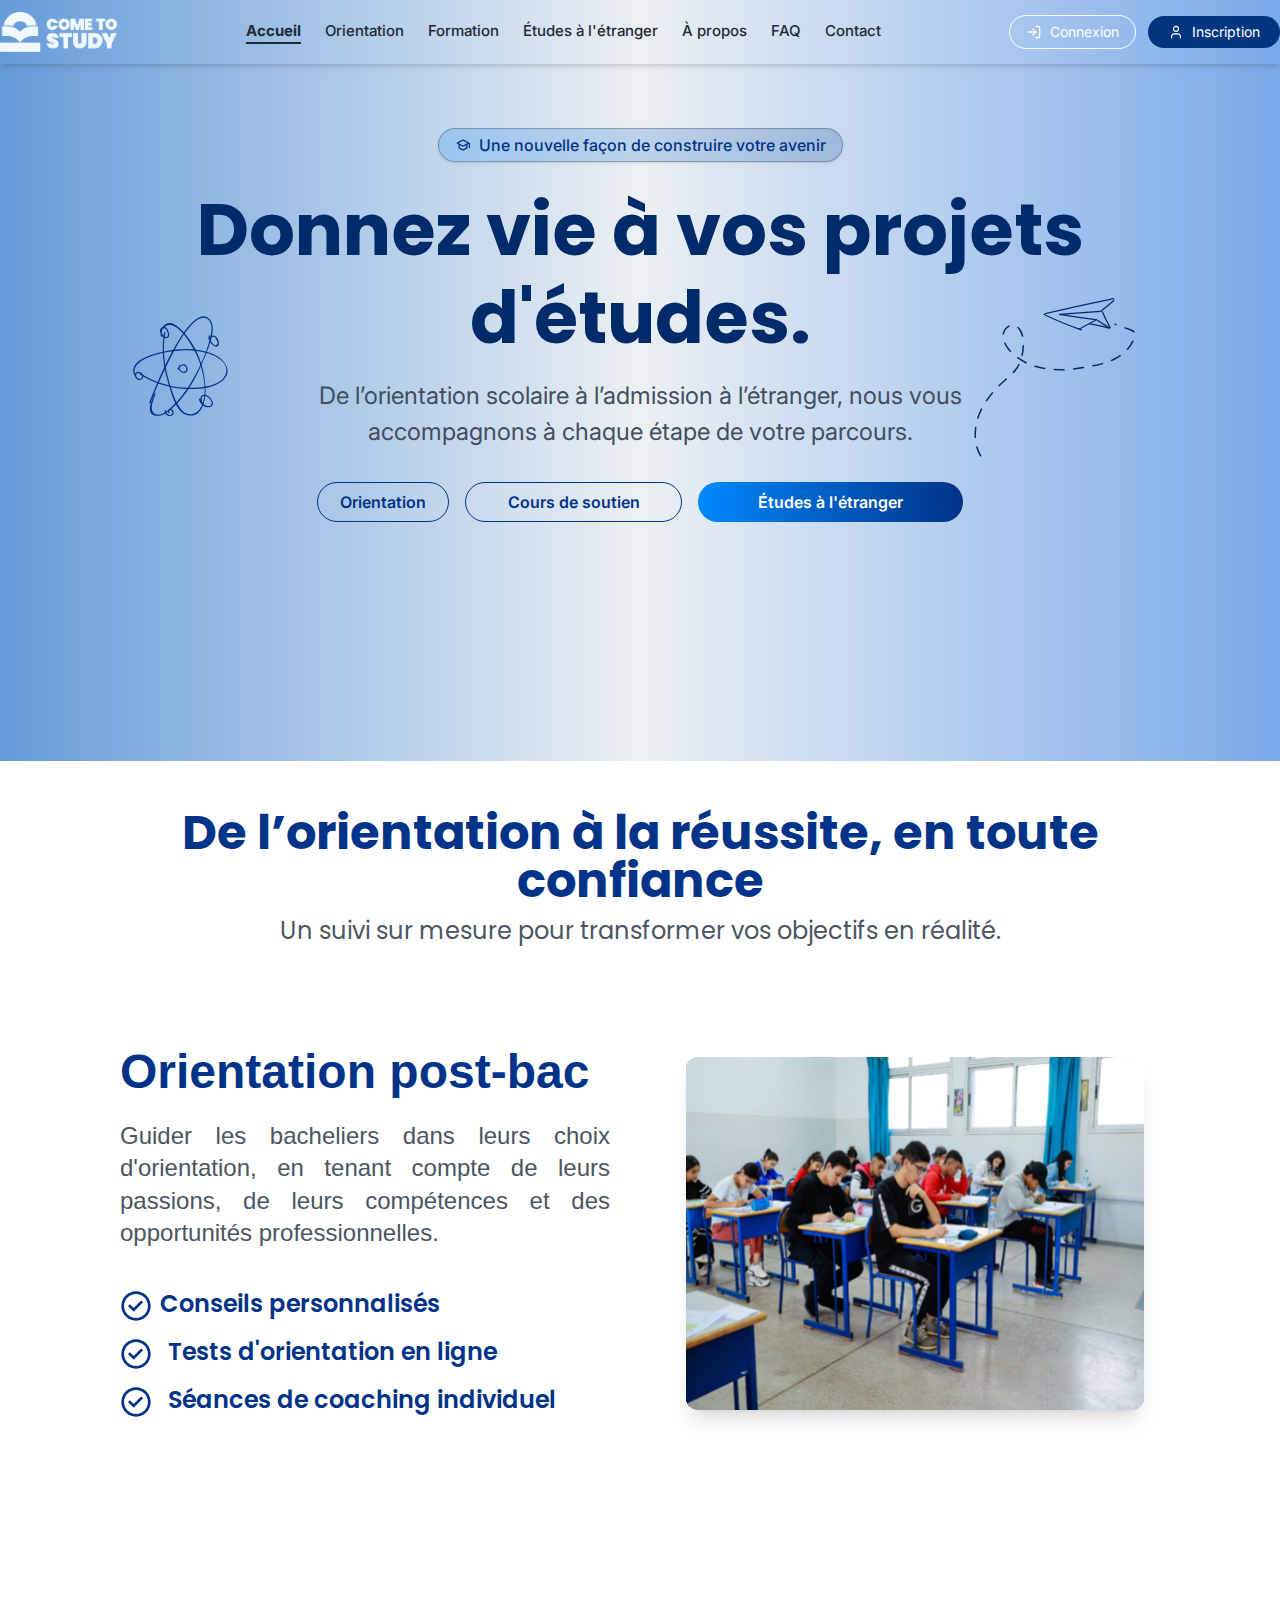
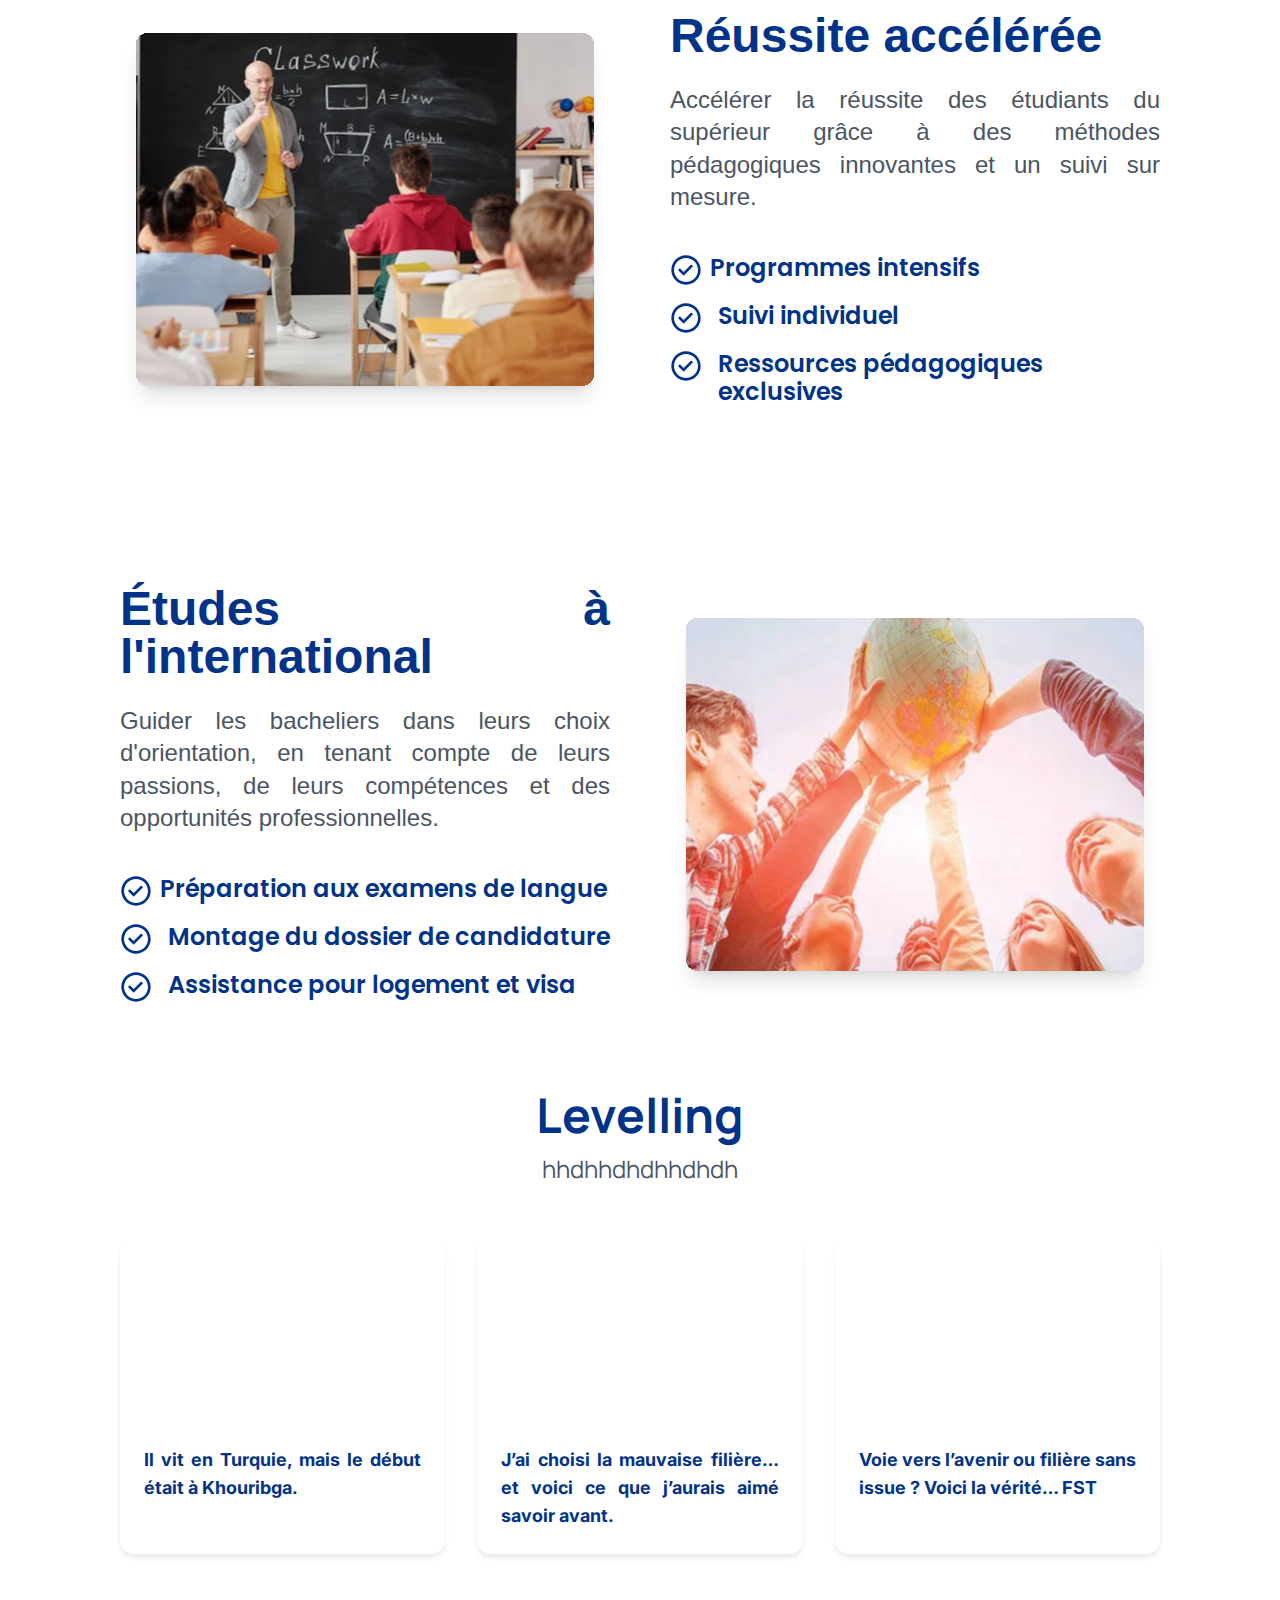
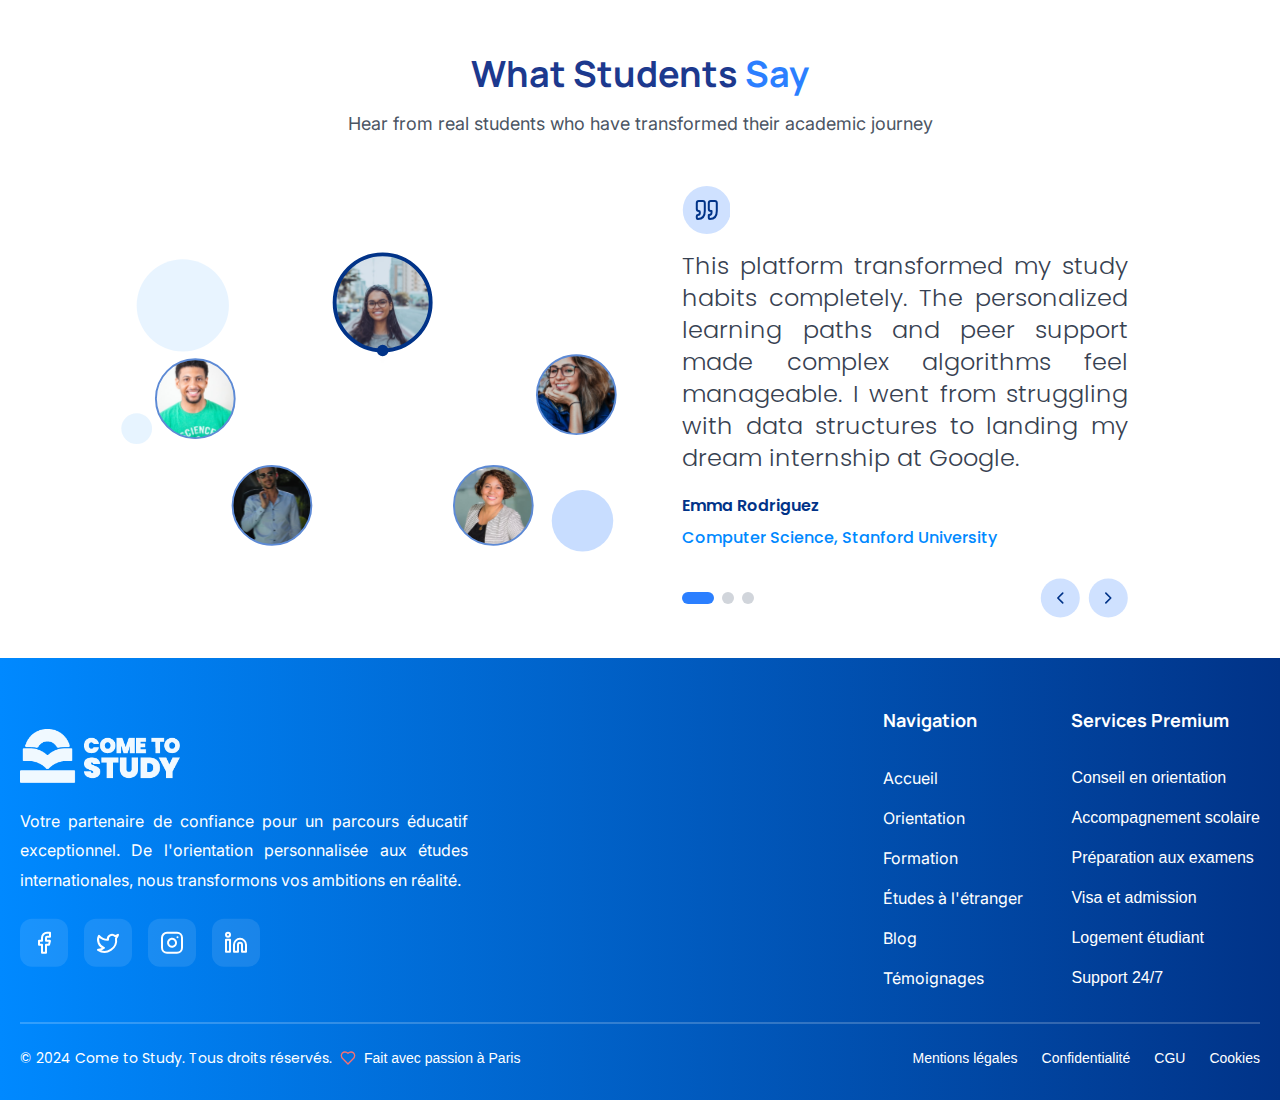
<file: orientation/index.html>
<!DOCTYPE html><html lang="fr"> <head><meta charset="UTF-8"><meta name="viewport" content="width=device-width, initial-scale=1"><link rel="icon" type="image/svg+xml" href="/-come-to-study/_astro/Logo.DZdWAAGH.png"><meta name="generator" content="Astro v5.7.10"><title>Come To Study</title><link rel="preconnect" href="https://fonts.googleapis.com"><link rel="preconnect" href="https://fonts.gstatic.com" crossorigin><link href="https://fonts.googleapis.com/css2?family=Inter:ital,opsz,wght@0,14..32,100..900;1,14..32,100..900&display=swap" rel="stylesheet"><link href="https://fonts.googleapis.com/css2?family=Inter:ital,opsz,wght@0,14..32,100..900;1,14..32,100..900&family=Manrope:wght@200..800&display=swap" rel="stylesheet"><link rel="preconnect" href="https://fonts.googleapis.com"><link rel="preconnect" href="https://fonts.gstatic.com" crossorigin><link href="https://fonts.googleapis.com/css2?family=Poppins:ital,wght@0,100;0,200;0,300;0,400;0,500;0,600;0,700;0,800;0,900;1,100;1,200;1,300;1,400;1,500;1,600;1,700;1,800;1,900&display=swap" rel="stylesheet"><link rel="preconnect" href="https://fonts.googleapis.com"><link rel="preconnect" href="https://fonts.gstatic.com" crossorigin><link href="https://fonts.googleapis.com/css2?family=Montserrat:ital,wght@0,100..900;1,100..900&family=Poppins:ital,wght@0,100;0,200;0,300;0,400;0,500;0,600;0,700;0,800;0,900;1,100;1,200;1,300;1,400;1,500;1,600;1,700;1,800;1,900&display=swap" rel="stylesheet"><link rel="stylesheet" href="https://cdnjs.cloudflare.com/ajax/libs/animate.css/4.1.1/animate.min.css"><link rel="preconnect" href="https://fonts.googleapis.com"><link rel="preconnect" href="https://fonts.gstatic.com" crossorigin><link href="https://fonts.googleapis.com/css2?family=Montserrat:ital,wght@0,100..900;1,100..900&family=Poppins:ital,wght@0,100;0,200;0,300;0,400;0,500;0,600;0,700;0,800;0,900;1,100;1,200;1,300;1,400;1,500;1,600;1,700;1,800;1,900&display=swap" rel="stylesheet"><link rel="stylesheet" href="/-come-to-study/_astro/index.BgrYKc0i.css"></head> <body class="min-h-screen bg-white text-gray-900 font-inter scroll-smooth">  <header class="bg-gradient-to-r from-[#659bd9] via-[#ecf0f3] to-[#79a9e8] shadow-md sticky z-50"> <div class="max-w-screen-xl mx-auto flex items-center justify-between py-3"> <div class="flex items-center gap-3"> <img src="/-come-to-study/_astro/Logo.DZdWAAGH.png" alt="Logo" class="h-10"> </div> <nav class="hidden md:flex gap-6 text-[15px] font-medium text-[#1F2A37]"> <a href="#" class="font-bold border-b-2 border-[#1F2A37]">Accueil</a> <a href="#">Orientation</a> <a href="#">Formation</a> <a href="#">Études à l'étranger</a> <a href="#">À propos</a> <a href="#">FAQ</a> <a href="#">Contact</a> </nav> <div class="flex items-center gap-3"> <a href="#" class="flex items-center gap-2 border border-white text-white px-4 py-1.5 rounded-full text-sm hover:bg-white hover:text-blue-600 transition"> <img src="/-come-to-study/_astro/iconConnexion.DpyH4BQL.svg" alt="Connexion" class="h-4 w-4">
Connexion
</a> <a href="#" class="flex items-center gap-2 bg-[#003580] text-white px-5 py-1.5 rounded-full text-sm hover:bg-[#002B6B] transition"> <img src="/-come-to-study/_astro/iconInscription.CtIhkVeX.svg" alt="Inscription" class="h-4 w-4">
Inscription
</a> </div> <button class="md:hidden flex items-center text-white" id="hamburger-button"> <svg class="w-6 h-6" fill="none" stroke="currentColor" viewBox="0 0 24 24" xmlns="http://www.w3.org/2000/svg"> <path strokeLinecap="round" strokeLinejoin="round" strokeWidth="2" d="M4 6h16M4 12h16M4 18h16"></path> </svg> </button> </div> <div id="mobile-menu" class="md:hidden flex flex-col gap-3 text-[15px] font-medium text-[#1F2A37] py-3 px-6 hidden"> <a href="#">Accueil</a> <a href="#">Orientation</a> <a href="#">Formation</a> <a href="#">Études à l'étranger</a> <a href="#">À propos</a> <a href="#">FAQ</a> <a href="#">Contact</a> </div> </header> <script type="module">const e=document.getElementById("hamburger-button"),t=document.getElementById("mobile-menu");e&&t&&e.addEventListener("click",()=>{t.classList.toggle("hidden")});</script> <section class="relative bg-gradient-to-r from-[#659bd9] via-[#ecf0f3] to-[#79a9e8] py-16 px-6 text-center overflow-hidden"> <div class="inline-flex items-center px-4 py-1 mb-6 shadow-sm rounded-[24px] border border-[rgba(0,0,0,0.25)] bg-[linear-gradient(90deg,rgba(0,137,255,0.2)_0%,rgba(1,51,136,0.2)_100%)] text-[#013388] font-poppins text-[16px] font-medium leading-[150%]"> <img src="/-come-to-study/_astro/symbols_school.Bq9WIbfZ.svg" alt="Icône école" class="w-4 h-4 mr-2">
Une nouvelle façon de construire votre avenir
</div> <h1 class="text-[72px] leading-[122%] font-bold text-center text-[#002B6B] font-[Poppins] mb-4 z-10 relative">
Donnez vie à vos projets<br> d'études.
</h1> <p class="text-[#414D60] text-center font-poppins text-[24px] font-normal leading-[150%] max-w-2xl mx-auto mb-8">
De l’orientation scolaire à l’admission à l’étranger, nous vous accompagnons
    à chaque étape de votre parcours.
</p> <div class="flex flex-col sm:flex-row justify-center gap-4"> <a href="#" class="flex justify-center items-center gap-2
    w-[132px] h-[40px]
    rounded-[104px]
    border border-[#013388]
    text-[#013388]
    font-poppins text-[16px] font-semibold leading-[24px]
    text-center">
Orientation
</a> <a href="#" class="flex justify-center items-center gap-2
    w-[217px] h-[40px]
    rounded-[104px]
    border border-[#013388]
    text-[#013388]
    font-poppins text-[16px] font-semibold leading-[24px]
    text-center">
Cours de soutien
</a> <a href="#" class="flex justify-center items-center gap-2 w-[265px] h-[40px] rounded-[104px] bg-gradient-to-r from-[#0089FF] to-[#013388] text-white text-center font-poppins text-[16px] font-semibold leading-[24px] normal-case">
Études à l'étranger
</a> </div> <div class="flex justify-evenly items-center w-full gap-[600px]"> <img src="/-come-to-study/_astro/atom.CZD28ZBp.svg" alt="Atom Icon" class="relative -top-60"> <img src="/-come-to-study/_astro/paper-plane.BU7OtbZC.svg" alt="Paper Plane" class="relative -top-60"> </div> </section> <section class="flex flex-col container gap-14 pb-10 w-full mx-auto px-30"> <div class="flex flex-col"> <div class="flex flex-col space-y-3 mt-12 justify-center items-center"> <h1 class="text-[#013388] text-center font-bold text-5xl leading-[48px] font-[Poppins]">
De l’orientation à la réussite, en toute confiance
</h1> <h6 class="text-[#4B5563] text-center font-normal text-2xl leading-7 font-[Poppins]">
Un suivi sur mesure pour transformer vos objectifs en réalité.
</h6> </div> <div class="flex flex-col"> <section class="grid grid-cols-1 lg:grid-cols-2 gap-15 w-full items-center container mx-auto justify-between py-[88px]"> <aside class="flex h-100  hidden rounded-xl    items-center"> <img class="h-100 mt-8" alt="Students taking an exam in a classroom with blue desks and chairs" src="/-come-to-study/_astro/ImgPostBac.CZEnakQG.svg"> </aside> <div class="flex flex-col w-full gap-10"> <div class="flex flex-col gap-6"> <h1 class="[font-family:'Poppins-Bold',Helvetica] font-bold text-[#013388] text-5xl text-justify leading-[48px]"> Orientation post-bac </h1> <p class="[font-family:'Poppins-Regular',Helvetica] font-normal text-gray-600 text-2xl text-justify leading-[32.5px]"> Guider les bacheliers dans leurs choix d&#39;orientation, en tenant compte de leurs passions, de leurs compétences et des opportunités professionnelles. </p> </div> <ul class="flex flex-col gap-4" role="list"> <li class="inline-flex gap-2"> <img class="w-8 h-8" src="/-come-to-study/_astro/gg_check.Cg0Dp5CT.svg" alt=""> <h2 class="text-[#013388] font-semibold text-2xl leading-7 font-[Poppins]"> Conseils personnalisés </h2> </li> <li class="inline-flex gap-4"> <img class="w-8 h-8" src="/-come-to-study/_astro/gg_check.Cg0Dp5CT.svg" alt=""> <h2 class="text-[#013388] font-semibold text-2xl leading-7 font-[Poppins]"> Tests d&#39;orientation en ligne </h2> </li> <li class="inline-flex gap-4"> <img class="w-8 h-8" src="/-come-to-study/_astro/gg_check.Cg0Dp5CT.svg" alt=""> <h2 class="text-[#013388] font-semibold text-2xl leading-7 font-[Poppins]"> Séances de coaching individuel </h2> </li> </ul> </div> <aside class="flex h-100   rounded-xl  justify-center items-center"> <img class="w-full h-100 mt-8" alt="Students taking an exam in a classroom with blue desks and chairs" src="/-come-to-study/_astro/ImgPostBac.CZEnakQG.svg"> </aside> </section> <section class="grid grid-cols-1 lg:grid-cols-2 gap-15 w-full items-center container mx-auto justify-between py-[88px]"> <aside class="flex h-100   rounded-xl    items-center"> <img class="h-100 mt-8" alt="Students taking an exam in a classroom with blue desks and chairs" src="/-come-to-study/_astro/ImgReussite.GLlLn0ga.svg"> </aside> <div class="flex flex-col w-full gap-10"> <div class="flex flex-col gap-6"> <h1 class="[font-family:'Poppins-Bold',Helvetica] font-bold text-[#013388] text-5xl text-justify leading-[48px]"> Réussite accélérée </h1> <p class="[font-family:'Poppins-Regular',Helvetica] font-normal text-gray-600 text-2xl text-justify leading-[32.5px]"> Accélérer la réussite des étudiants du supérieur grâce à des méthodes pédagogiques innovantes et un suivi sur mesure. </p> </div> <ul class="flex flex-col gap-4" role="list"> <li class="inline-flex gap-2"> <img class="w-8 h-8" src="/-come-to-study/_astro/gg_check.Cg0Dp5CT.svg" alt=""> <h2 class="text-[#013388] font-semibold text-2xl leading-7 font-[Poppins]"> Programmes intensifs </h2> </li> <li class="inline-flex gap-4"> <img class="w-8 h-8" src="/-come-to-study/_astro/gg_check.Cg0Dp5CT.svg" alt=""> <h2 class="text-[#013388] font-semibold text-2xl leading-7 font-[Poppins]"> Suivi individuel </h2> </li> <li class="inline-flex gap-4"> <img class="w-8 h-8" src="/-come-to-study/_astro/gg_check.Cg0Dp5CT.svg" alt=""> <h2 class="text-[#013388] font-semibold text-2xl leading-7 font-[Poppins]"> Ressources pédagogiques exclusives </h2> </li> </ul> </div> <aside class="flex h-100  hidden rounded-xl  justify-center items-center"> <img class="w-full h-100 mt-8" alt="Students taking an exam in a classroom with blue desks and chairs" src="/-come-to-study/_astro/ImgReussite.GLlLn0ga.svg"> </aside> </section> <section class="grid grid-cols-1 lg:grid-cols-2 gap-15 w-full items-center container mx-auto justify-between py-[88px]"> <aside class="flex h-100  hidden rounded-xl    items-center"> <img class="h-100 mt-8" alt="Students taking an exam in a classroom with blue desks and chairs" src="/-come-to-study/_astro/ImgEtude.e8pHJ2c9.svg"> </aside> <div class="flex flex-col w-full gap-10"> <div class="flex flex-col gap-6"> <h1 class="[font-family:'Poppins-Bold',Helvetica] font-bold text-[#013388] text-5xl text-justify leading-[48px]"> Études à l&#39;international </h1> <p class="[font-family:'Poppins-Regular',Helvetica] font-normal text-gray-600 text-2xl text-justify leading-[32.5px]"> Guider les bacheliers dans leurs choix d&#39;orientation, en tenant compte de leurs passions, de leurs compétences et des opportunités professionnelles. </p> </div> <ul class="flex flex-col gap-4" role="list"> <li class="inline-flex gap-2"> <img class="w-8 h-8" src="/-come-to-study/_astro/gg_check.Cg0Dp5CT.svg" alt=""> <h2 class="text-[#013388] font-semibold text-2xl leading-7 font-[Poppins]"> Préparation aux examens de langue </h2> </li> <li class="inline-flex gap-4"> <img class="w-8 h-8" src="/-come-to-study/_astro/gg_check.Cg0Dp5CT.svg" alt=""> <h2 class="text-[#013388] font-semibold text-2xl leading-7 font-[Poppins]"> Montage du dossier de candidature </h2> </li> <li class="inline-flex gap-4"> <img class="w-8 h-8" src="/-come-to-study/_astro/gg_check.Cg0Dp5CT.svg" alt=""> <h2 class="text-[#013388] font-semibold text-2xl leading-7 font-[Poppins]"> Assistance pour logement et visa </h2> </li> </ul> </div> <aside class="flex h-100   rounded-xl  justify-center items-center"> <img class="w-full h-100 mt-8" alt="Students taking an exam in a classroom with blue desks and chairs" src="/-come-to-study/_astro/ImgEtude.e8pHJ2c9.svg"> </aside> </section> </div> <div class="flex flex-col gap-14 w-full mx-auto container justify-center mb-11 items-center"> <div class="flex flex-col gap-4 justify-center items-center"> <h2 class="text-[#013388] text-center font-poppins text-[48px] font-bold leading-[48px]"> Levelling </h2> <h4 class="text-center text-[24px] px-28 leading-[28px] font-normal text-gray-600 font-poppins"> hhdhhdhdhhdhdh </h4> </div> <div class="grid grid-cols-3 h-full w-full gap-8"> <div class="flex flex-col rounded-xl overflow-hidden shadow-[0_4px_6px_-1px_rgba(0,0,0,0.1)]"> <div class="aspect-video w-full"> <iframe class="w-full h-full" src="https://www.youtube.com/embed/OAuhC3Ooo44" title="Ma vidéo YouTube" allow="accelerometer; autoplay; clipboard-write; encrypted-media; gyroscope; picture-in-picture" allowfullscreen>
    </iframe> </div> <div class="flex p-6"> <p class="text-justify text-[18px] leading-[28px] font-bold text-[#013388] font-poppins"> Il vit en Turquie, mais le début était à Khouribga. </p> </div> </div> <div class="flex flex-col rounded-xl overflow-hidden shadow-[0_4px_6px_-1px_rgba(0,0,0,0.1)]"> <div class="aspect-video w-full"> <iframe class="w-full h-full" src="https://www.youtube.com/embed/OAuhC3Ooo44" title="Ma vidéo YouTube" allow="accelerometer; autoplay; clipboard-write; encrypted-media; gyroscope; picture-in-picture" allowfullscreen>
    </iframe> </div> <div class="flex p-6"> <p class="text-justify text-[18px] leading-[28px] font-bold text-[#013388] font-poppins"> J’ai choisi la mauvaise filière… et voici ce que j’aurais aimé savoir avant. </p> </div> </div> <div class="flex flex-col rounded-xl overflow-hidden shadow-[0_4px_6px_-1px_rgba(0,0,0,0.1)]"> <div class="aspect-video w-full"> <iframe class="w-full h-full" src="https://www.youtube.com/embed/OAuhC3Ooo44" title="Ma vidéo YouTube" allow="accelerometer; autoplay; clipboard-write; encrypted-media; gyroscope; picture-in-picture" allowfullscreen>
    </iframe> </div> <div class="flex p-6"> <p class="text-justify text-[18px] leading-[28px] font-bold text-[#013388] font-poppins"> Voie vers l’avenir ou filière sans issue ? Voici la vérité… FST </p> </div> </div> </div> </div> </div> <div class="flex flex-col justify-center items-center"> <!-- Titre --> <div class="text-center mb-12"> <h2 class="text-4xl font-bold text-blue-900 mb-4">
What Students
<span class="text-blue-500">Say</span> </h2> <p class="text-gray-600 text-lg">
Hear from real students who have transformed their academic journey
</p> </div> <!-- Container avec image et témoignage --> <div class="flex flex-col lg:flex-row justify-center items-center gap-8 w-full mx-auto container"> <!-- Image de l'étudiant --> <div class="flex w-[510px] h-[300px]"> <img id="student-image" src="/-come-to-study/_astro/imgStudentSay.BXIGekRF.svg" alt="Student photo" class="w-full h-full rounded-2xl"> </div> <!-- Boîte du témoignage --> <div class="lg:w-1/2 rounded-2xl px-8 gap-4 flex flex-col justify-center"> <!-- Quote icon --> <div class="flex w-12 h-12"> <img class="w-full h-full object-cover" src="/-come-to-study/_astro/IconDoublecot.CEbiX-rD.svg" alt=""> </div> <!-- Contenu qui change --> <div class="flex flex-col gap-6" id="testimonial-content"> <p class="text-[#374151] text-justify font-light text-2xl leading-8 font-[Poppins]" id="testimonial-text"> This platform transformed my study habits completely. The personalized learning paths and peer support made complex algorithms feel manageable. I went from struggling with data structures to landing my dream internship at Google. </p> <div class="flex flex-col gap-4 text-left"> <div class="text-[#013388] font-semibold text-base leading-4 font-[Poppins]" id="testimonial-name"> Emma Rodriguez </div> <div class="text-[#0089FF] font-medium text-base leading-4 font-[Poppins]" id="testimonial-title"> Computer Science, Stanford University </div> </div> </div><!-- Contrôles --> <div class="flex justify-between items-center mt-4"> <!-- Petits points --> <div class="flex space-x-2" id="dots-container"> <button class="h-3 rounded-full transition-all cursor-pointer w-8 bg-blue-500" onclick="goToSlide(0)"></button><button class="h-3 rounded-full transition-all cursor-pointer w-3 bg-gray-300 hover:bg-blue-300" onclick="goToSlide(1)"></button><button class="h-3 rounded-full transition-all cursor-pointer w-3 bg-gray-300 hover:bg-blue-300" onclick="goToSlide(2)"></button> </div> <!-- Boutons navigation --> <div class="flex space-x-2"> <button id="prevBtn" class="w-10 h-10" onclick="prevSlide()"> <img class="w-full h-full" src="/-come-to-study/_astro/ButtonGauche.Zj83e1tI.svg" alt=""> </button> <button id="nextBtn" class="w-10 h-10" onclick="nextSlide()"> <img class="w-full h-full" src="/-come-to-study/_astro/ButtonDroit.Bg6f4nTJ.svg" alt=""> </button> </div> </div> </div> </div> </div> </section> <script>
  // Les témoignages avec images (utiliser les chemins réels)
  const testimonials = [
    {
      text: "This platform transformed my study habits completely. The personalized learning paths and peer support made complex algorithms feel manageable. I went from struggling with data structures to landing my dream internship at Google..",
      name: "Emma Rodriguez",
      title: "Computer Science, Stanford University",
      image: document.querySelector("#student-image").src, // Récupérer l'image initiale
    },
    {
      text: "L'approche interactive et les projets pratiques m'ont aidé à comprendre des concepts complexes en programmation. Le mentorat personnalisé a fait toute la différence.",
      name: "Alexandre Martin",
      title: "Développeur Full-Stack, École 42",
      image: "../assets/images/imgStudentSay.svg",
    },
    {
      text: "Grâce à cette plateforme, j'ai pu maîtriser les frameworks modernes et décrocher un poste dans une startup innovante. La communauté est exceptionnelle.",
      name: "Sophie Chen",
      title: "Frontend Developer, Tech Startup",
      image: "../assets/images/imgStudentSay.svg",
    },
  ];

  // Après le chargement de la page, remplacer les images
  document.addEventListener("DOMContentLoaded", function () {
    // Récupérer les vraies images importées depuis Astro
    const astroImages = document.querySelectorAll(
      'script[type="application/json"]'
    );

    // Si on peut récupérer les chemins des images depuis Astro, les utiliser
    testimonials[0].image = document.querySelector("#student-image").src;

    // Sinon utiliser des images de placeholder colorées
    if (
      testimonials[0].image.includes("/_astro/") ||
      testimonials[0].image.includes(".png")
    ) {
      testimonials[1].image = testimonials[0].image.replace("Russie", "Chine");
      testimonials[2].image = testimonials[0].image.replace(
        "Russie",
        "Turquie"
      );
    }
  });

  // Quel témoignage on montre (0, 1, 2...)
  let currentIndex = 0;

  // Récupérer les éléments de la page
  const textElement = document.getElementById("testimonial-text");
  const nameElement = document.getElementById("testimonial-name");
  const titleElement = document.getElementById("testimonial-title");
  const imageElement = document.getElementById("student-image");
  const dots = document.querySelectorAll("#dots-container button");

  // Fonction principale : changer le témoignage
  function showTestimonial(index) {
    const testimonial = testimonials[index];

    // Changer le texte
    textElement.textContent = testimonial.text;
    nameElement.textContent = testimonial.name;
    titleElement.textContent = testimonial.title;

    // Mettre à jour les petits points
    dots.forEach((dot, i) => {
      if (i === index) {
        // Point actif = bleu et plus large
        dot.className =
          "h-3 w-8 bg-blue-500 rounded-full transition-all cursor-pointer";
      } else {
        // Autres points = gris et petits
        dot.className =
          "h-3 w-3 bg-gray-300 hover:bg-blue-300 rounded-full transition-all cursor-pointer";
      }
    });

    currentIndex = index;
  }

  // Aller au suivant
  function nextSlide() {
    if (currentIndex >= testimonials.length - 1) {
      showTestimonial(0); // Revenir au début
    } else {
      showTestimonial(currentIndex + 1);
    }
  }

  // Aller au précédent
  function prevSlide() {
    if (currentIndex <= 0) {
      showTestimonial(testimonials.length - 1); // Aller à la fin
    } else {
      showTestimonial(currentIndex - 1);
    }
  }

  // Aller à un témoignage spécifique
  function goToSlide(index) {
    showTestimonial(index);
  }
</script> <footer class="flex flex-col w-full items-center mx-auto justify-center px-4 gap-8 pt-12 pb-8 bg-[linear-gradient(90deg,rgba(0,137,255,1)_0%,rgba(1,51,136,1)_100%)]"> <div class="flex flex-col w-full lg:flex-row lg:max-w-[1240px] gap-4 container mx-auto items-center justify-between"> <div class="flex flex-col gap-6 lg:max-w-[448px]"> <div class="flex items-center justify-center h-[54.6px] w-40"> <img class="w-full h-full" alt="Come to Study Logo" src="/-come-to-study/_astro/Logo.DZdWAAGH.png"> </div> <div class="flex"> <p class="text-white text-justify font-poppins text-base font-normal leading-[29.25px]">
Votre partenaire de confiance pour un parcours éducatif exceptionnel.
          De l&#39;orientation personnalisée aux études internationales, nous
          transformons vos ambitions en réalité.
</p> </div> <div class="flex flex-row h-12 gap-4 items-center"> <img src="/-come-to-study/_astro/FacebookIcon.kcHOw2Os.svg" alt=""> <img src="/-come-to-study/_astro/TwetterLink.BVpyjJui.svg" alt=""> <img src="/-come-to-study/_astro/InstagramLink.BhkRwhXa.svg" alt=""> <img src="/-come-to-study/_astro/LinkdenLink.3gt9FmEd.svg" alt=""> </div> </div> <div class="flex gap-12"> <div class="flex flex-col gap-8"> <h2 class="text-white font-poppins text-[18px] font-bold leading-[28px]">
Navigation
</h2> <ul class="flex flex-col w-full gap-4"> <li class="w-full"> <a href="#" class="text-white font-poppins text-base font-normal leading-[24px] hover:underline"> Accueil </a> </li><li class="w-full"> <a href="#" class="text-white font-poppins text-base font-normal leading-[24px] hover:underline"> Orientation </a> </li><li class="w-full"> <a href="#" class="text-white font-poppins text-base font-normal leading-[24px] hover:underline"> Formation </a> </li><li class="w-full"> <a href="#" class="text-white font-poppins text-base font-normal leading-[24px] hover:underline"> Études à l&#39;étranger </a> </li><li class="w-full"> <a href="#" class="text-white font-poppins text-base font-normal leading-[24px] hover:underline"> Blog </a> </li><li class="w-full"> <a href="#" class="text-white font-poppins text-base font-normal leading-[24px] hover:underline"> Témoignages </a> </li> </ul> </div> <div class="flex flex-col gap-8"> <h2 class="text-white font-poppins text-[18px] font-bold leading-[28px]">
Services Premium
</h2> <ul class="flex flex-col w-full gap-4"> <li class="w-full"> <a href="#" class=" block  font-['Poppins-Regular',Helvetica] font-normal text-white text-base  leading-6 hover:underline"> Conseil en orientation </a> </li><li class="w-full"> <a href="#" class=" block  font-['Poppins-Regular',Helvetica] font-normal text-white text-base  leading-6 hover:underline"> Accompagnement scolaire </a> </li><li class="w-full"> <a href="#" class=" block  font-['Poppins-Regular',Helvetica] font-normal text-white text-base  leading-6 hover:underline"> Préparation aux examens </a> </li><li class="w-full"> <a href="#" class=" block  font-['Poppins-Regular',Helvetica] font-normal text-white text-base  leading-6 hover:underline"> Visa et admission </a> </li><li class="w-full"> <a href="#" class=" block  font-['Poppins-Regular',Helvetica] font-normal text-white text-base  leading-6 hover:underline"> Logement étudiant </a> </li><li class="w-full"> <a href="#" class=" block  font-['Poppins-Regular',Helvetica] font-normal text-white text-base  leading-6 hover:underline"> Support 24/7 </a> </li> </ul> </div> </div> </div> <div class="flex flex-col w-full border-t-2 lg:max-w-[1240px] border-[#ffffff33] container mx-auto gap-2 pt-6"> <div class="flex flex-col lg:flex-row w-full gap-3 items-center lg:justify-between"> <div class="flex flex-col lg:flex-row items-center gap-2"> <p class="font-['Poppins',Helvetica] font-normal text-white text-sm leading-5 whitespace-normal">
© 2024 Come to Study. Tous droits réservés.
</p> <div class="flex lg:block justify-center"> <img class="w-4 h-4" alt="Heart icon" src="/-come-to-study/_astro/AimeIcon.BlynvHy9.svg"> </div> <p class="font-['Poppins-Regular',Helvetica] font-normal text-white text-sm leading-5 whitespace-nowrap">
Fait avec passion à Paris
</p> </div> <nav class="flex items-center gap-6"> <a href="#" class="font-['Poppins-Regular',Helvetica] font-normal text-white text-sm justify-start  leading-5 whitespace-normal  hover:underline"> Mentions légales </a><a href="#" class="font-['Poppins-Regular',Helvetica] font-normal text-white text-sm justify-start  leading-5 whitespace-normal  hover:underline"> Confidentialité </a><a href="#" class="font-['Poppins-Regular',Helvetica] font-normal text-white text-sm justify-start  leading-5 whitespace-normal  hover:underline"> CGU </a><a href="#" class="font-['Poppins-Regular',Helvetica] font-normal text-white text-sm justify-start  leading-5 whitespace-normal  hover:underline"> Cookies </a> </nav> </div> </div> </footer>  </body></html>
</file>
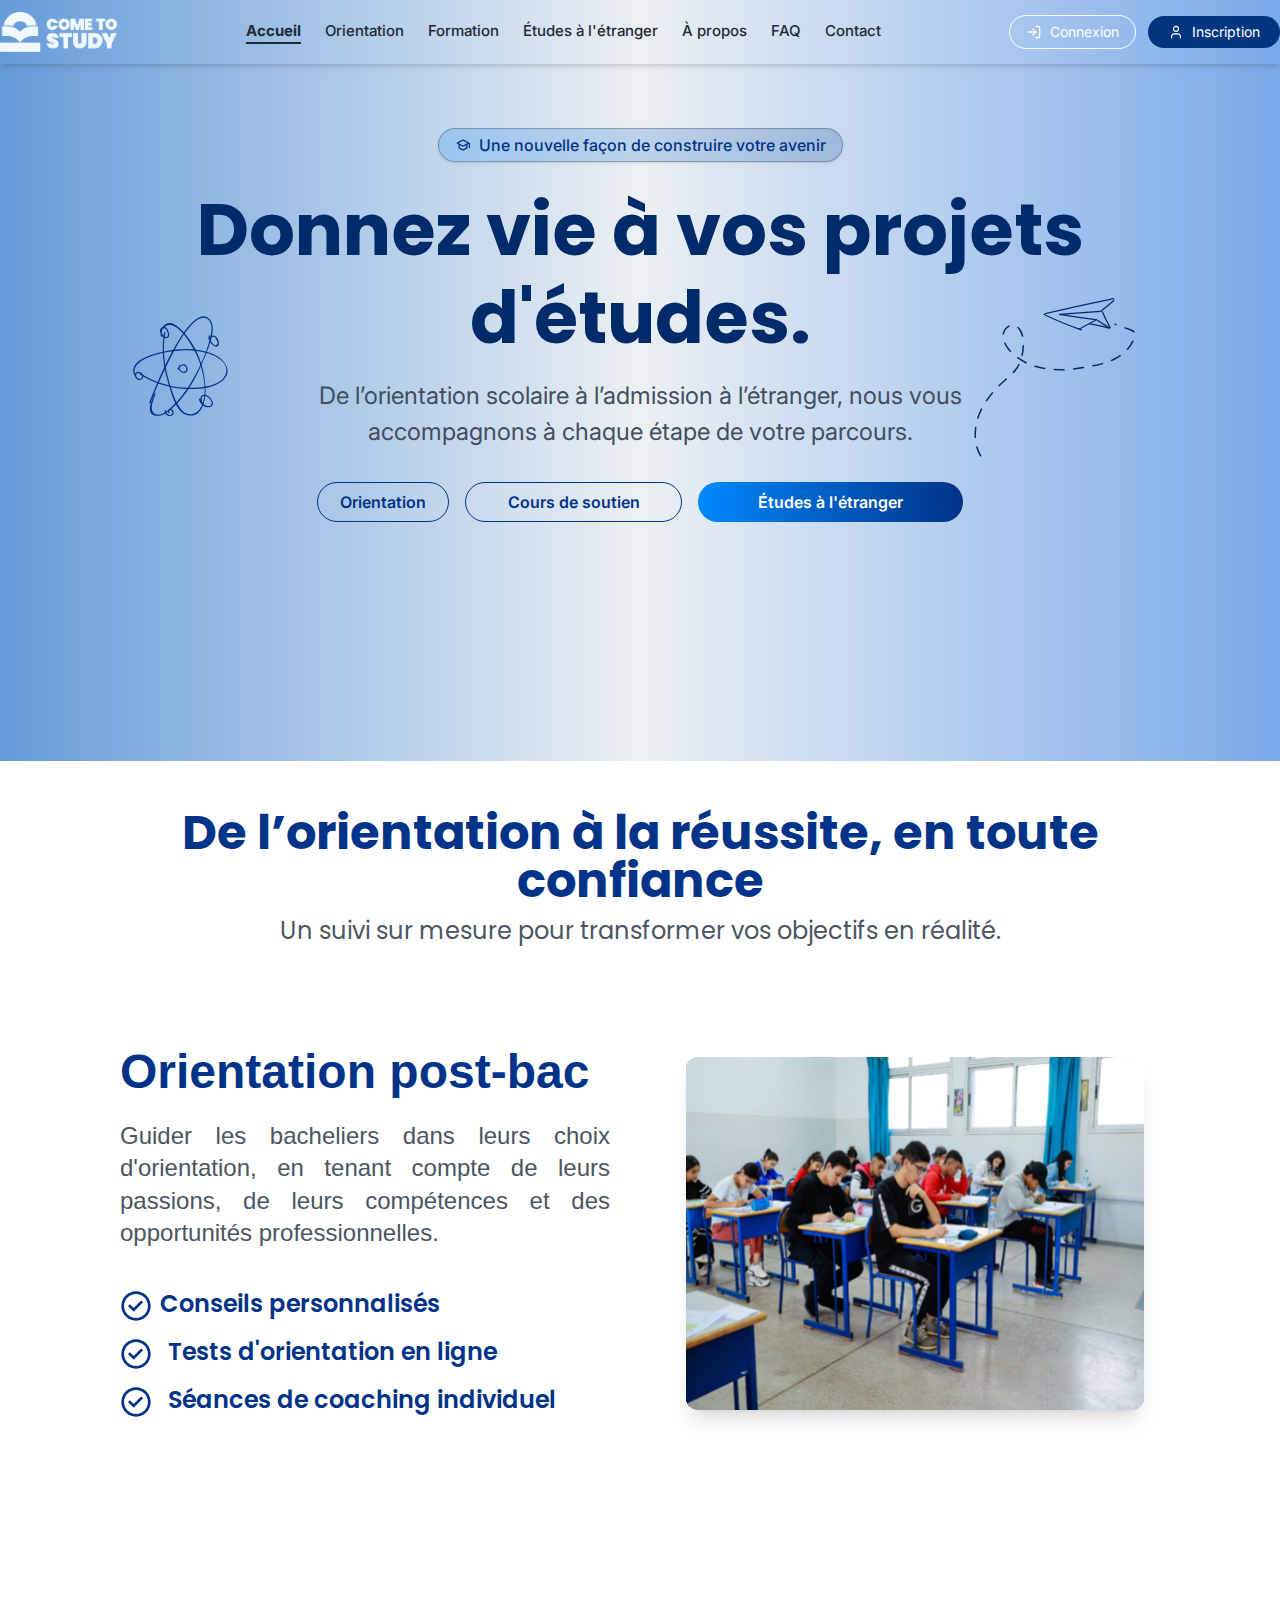
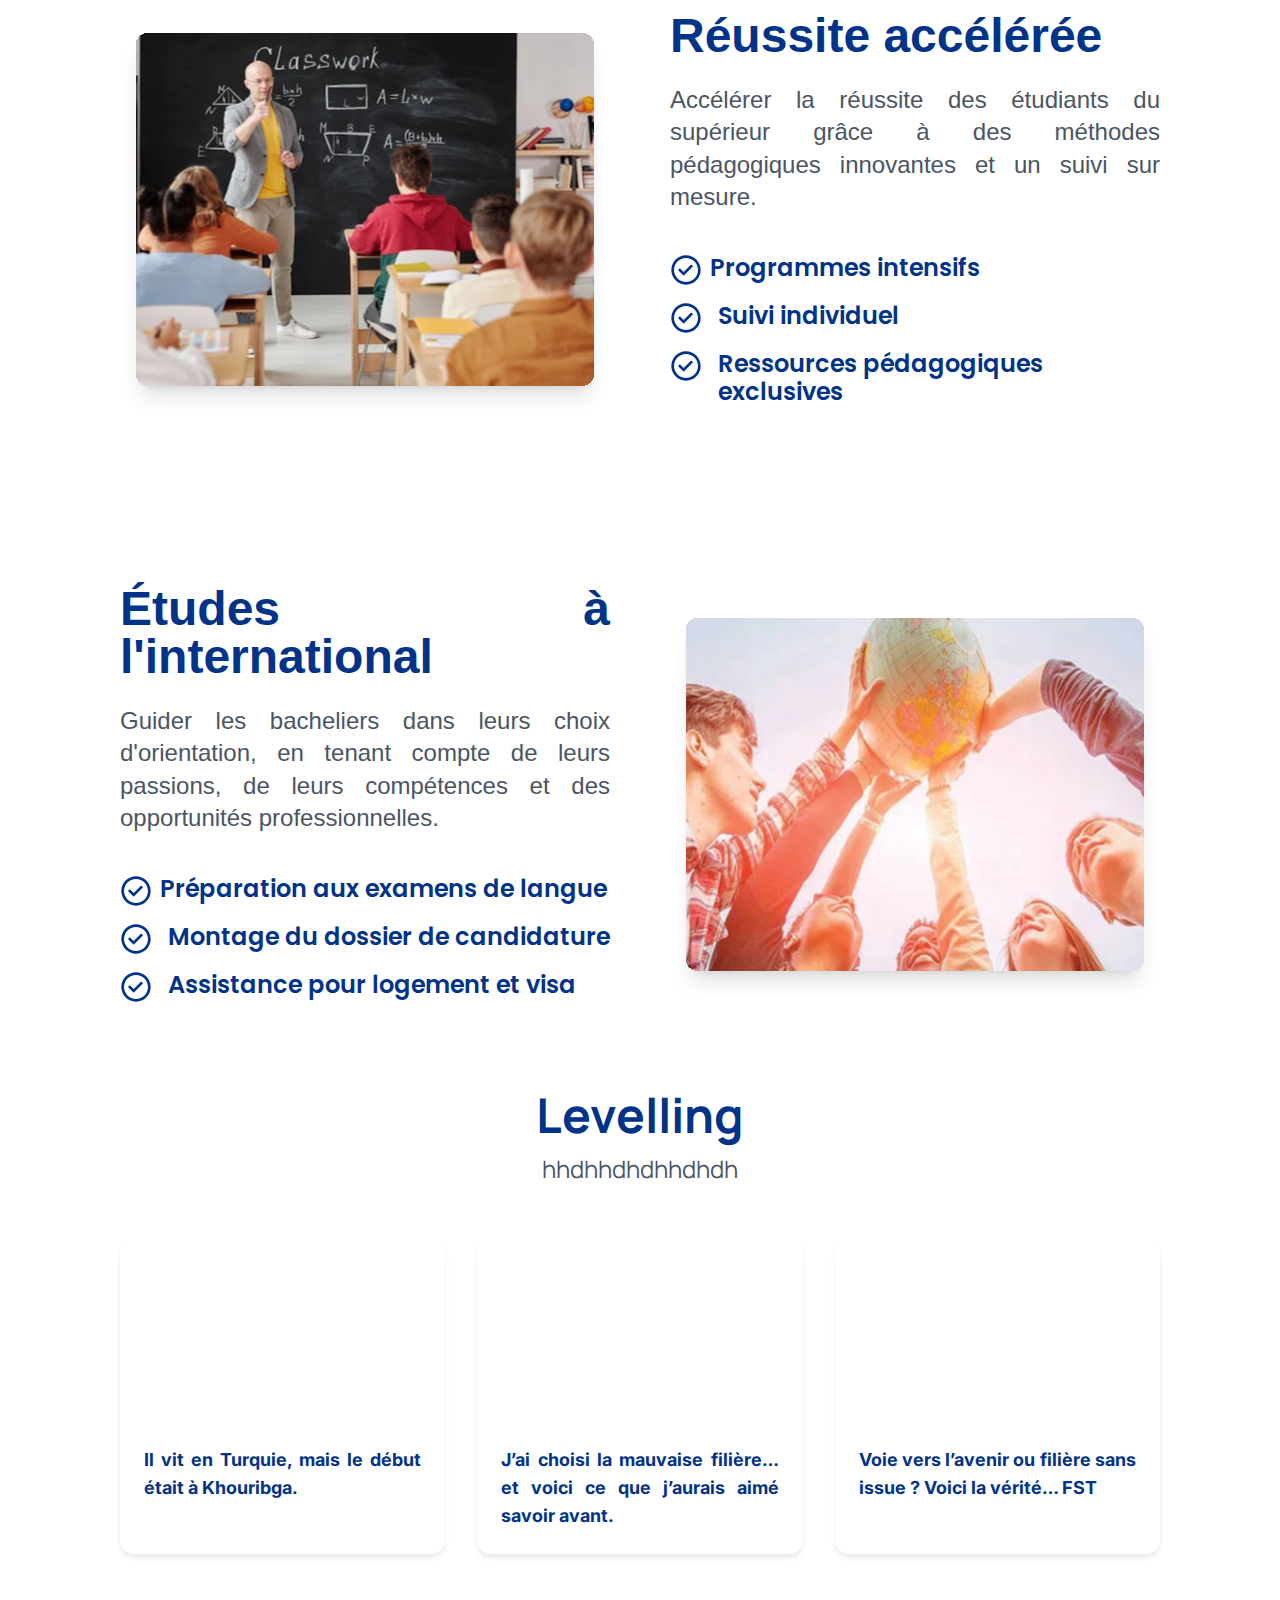
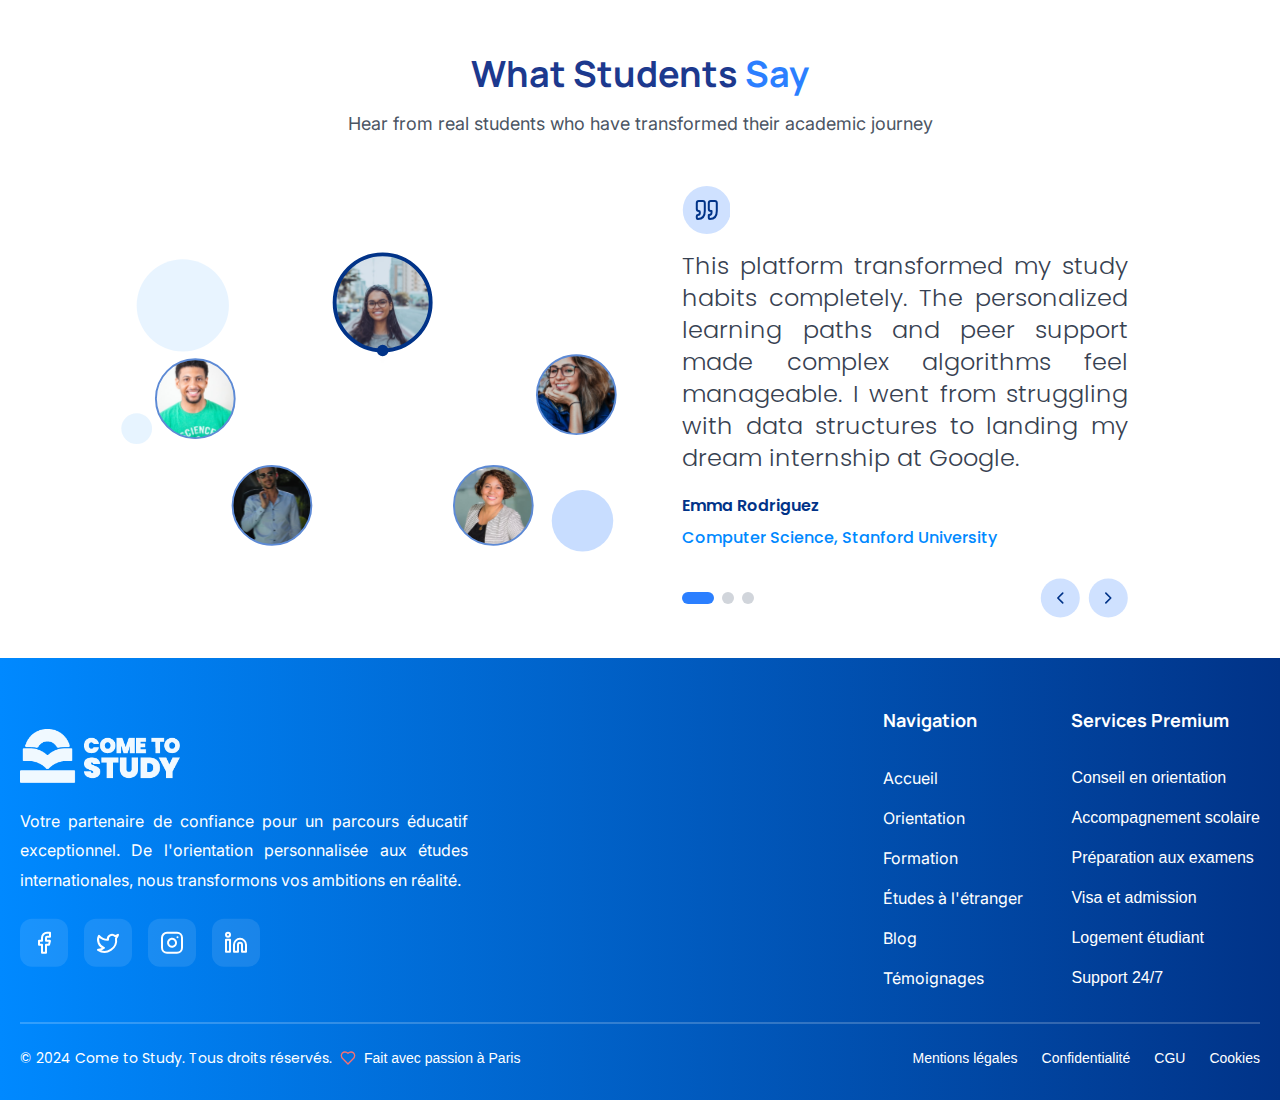
<file: -come-to-study/orientation/index.html>
<!DOCTYPE html><html lang="fr"> <head><meta charset="UTF-8"><meta name="viewport" content="width=device-width, initial-scale=1"><link rel="icon" type="image/svg+xml" href="/_astro/Logo.DZdWAAGH.png"><meta name="generator" content="Astro v5.7.10"><title>Come To Study</title><link rel="preconnect" href="https://fonts.googleapis.com"><link rel="preconnect" href="https://fonts.gstatic.com" crossorigin><link href="https://fonts.googleapis.com/css2?family=Inter:ital,opsz,wght@0,14..32,100..900;1,14..32,100..900&display=swap" rel="stylesheet"><link href="https://fonts.googleapis.com/css2?family=Inter:ital,opsz,wght@0,14..32,100..900;1,14..32,100..900&family=Manrope:wght@200..800&display=swap" rel="stylesheet"><link rel="preconnect" href="https://fonts.googleapis.com"><link rel="preconnect" href="https://fonts.gstatic.com" crossorigin><link href="https://fonts.googleapis.com/css2?family=Poppins:ital,wght@0,100;0,200;0,300;0,400;0,500;0,600;0,700;0,800;0,900;1,100;1,200;1,300;1,400;1,500;1,600;1,700;1,800;1,900&display=swap" rel="stylesheet"><link rel="preconnect" href="https://fonts.googleapis.com"><link rel="preconnect" href="https://fonts.gstatic.com" crossorigin><link href="https://fonts.googleapis.com/css2?family=Montserrat:ital,wght@0,100..900;1,100..900&family=Poppins:ital,wght@0,100;0,200;0,300;0,400;0,500;0,600;0,700;0,800;0,900;1,100;1,200;1,300;1,400;1,500;1,600;1,700;1,800;1,900&display=swap" rel="stylesheet"><link rel="stylesheet" href="https://cdnjs.cloudflare.com/ajax/libs/animate.css/4.1.1/animate.min.css"><link rel="preconnect" href="https://fonts.googleapis.com"><link rel="preconnect" href="https://fonts.gstatic.com" crossorigin><link href="https://fonts.googleapis.com/css2?family=Montserrat:ital,wght@0,100..900;1,100..900&family=Poppins:ital,wght@0,100;0,200;0,300;0,400;0,500;0,600;0,700;0,800;0,900;1,100;1,200;1,300;1,400;1,500;1,600;1,700;1,800;1,900&display=swap" rel="stylesheet"><link rel="stylesheet" href="/_astro/index.BgrYKc0i.css"></head> <body class="min-h-screen bg-white text-gray-900 font-inter scroll-smooth">  <header class="bg-gradient-to-r from-[#659bd9] via-[#ecf0f3] to-[#79a9e8] shadow-md sticky z-50"> <div class="max-w-screen-xl mx-auto flex items-center justify-between py-3"> <div class="flex items-center gap-3"> <img src="/_astro/Logo.DZdWAAGH.png" alt="Logo" class="h-10"> </div> <nav class="hidden md:flex gap-6 text-[15px] font-medium text-[#1F2A37]"> <a href="#" class="font-bold border-b-2 border-[#1F2A37]">Accueil</a> <a href="#">Orientation</a> <a href="#">Formation</a> <a href="#">Études à l'étranger</a> <a href="#">À propos</a> <a href="#">FAQ</a> <a href="#">Contact</a> </nav> <div class="flex items-center gap-3"> <a href="#" class="flex items-center gap-2 border border-white text-white px-4 py-1.5 rounded-full text-sm hover:bg-white hover:text-blue-600 transition"> <img src="/_astro/iconConnexion.DpyH4BQL.svg" alt="Connexion" class="h-4 w-4">
Connexion
</a> <a href="#" class="flex items-center gap-2 bg-[#003580] text-white px-5 py-1.5 rounded-full text-sm hover:bg-[#002B6B] transition"> <img src="/_astro/iconInscription.CtIhkVeX.svg" alt="Inscription" class="h-4 w-4">
Inscription
</a> </div> <button class="md:hidden flex items-center text-white" id="hamburger-button"> <svg class="w-6 h-6" fill="none" stroke="currentColor" viewBox="0 0 24 24" xmlns="http://www.w3.org/2000/svg"> <path strokeLinecap="round" strokeLinejoin="round" strokeWidth="2" d="M4 6h16M4 12h16M4 18h16"></path> </svg> </button> </div> <div id="mobile-menu" class="md:hidden flex flex-col gap-3 text-[15px] font-medium text-[#1F2A37] py-3 px-6 hidden"> <a href="#">Accueil</a> <a href="#">Orientation</a> <a href="#">Formation</a> <a href="#">Études à l'étranger</a> <a href="#">À propos</a> <a href="#">FAQ</a> <a href="#">Contact</a> </div> </header> <script type="module">const e=document.getElementById("hamburger-button"),t=document.getElementById("mobile-menu");e&&t&&e.addEventListener("click",()=>{t.classList.toggle("hidden")});</script> <section class="relative bg-gradient-to-r from-[#659bd9] via-[#ecf0f3] to-[#79a9e8] py-16 px-6 text-center overflow-hidden"> <div class="inline-flex items-center px-4 py-1 mb-6 shadow-sm rounded-[24px] border border-[rgba(0,0,0,0.25)] bg-[linear-gradient(90deg,rgba(0,137,255,0.2)_0%,rgba(1,51,136,0.2)_100%)] text-[#013388] font-poppins text-[16px] font-medium leading-[150%]"> <img src="/_astro/symbols_school.Bq9WIbfZ.svg" alt="Icône école" class="w-4 h-4 mr-2">
Une nouvelle façon de construire votre avenir
</div> <h1 class="text-[72px] leading-[122%] font-bold text-center text-[#002B6B] font-[Poppins] mb-4 z-10 relative">
Donnez vie à vos projets<br> d'études.
</h1> <p class="text-[#414D60] text-center font-poppins text-[24px] font-normal leading-[150%] max-w-2xl mx-auto mb-8">
De l’orientation scolaire à l’admission à l’étranger, nous vous accompagnons
    à chaque étape de votre parcours.
</p> <div class="flex flex-col sm:flex-row justify-center gap-4"> <a href="#" class="flex justify-center items-center gap-2
    w-[132px] h-[40px]
    rounded-[104px]
    border border-[#013388]
    text-[#013388]
    font-poppins text-[16px] font-semibold leading-[24px]
    text-center">
Orientation
</a> <a href="#" class="flex justify-center items-center gap-2
    w-[217px] h-[40px]
    rounded-[104px]
    border border-[#013388]
    text-[#013388]
    font-poppins text-[16px] font-semibold leading-[24px]
    text-center">
Cours de soutien
</a> <a href="#" class="flex justify-center items-center gap-2 w-[265px] h-[40px] rounded-[104px] bg-gradient-to-r from-[#0089FF] to-[#013388] text-white text-center font-poppins text-[16px] font-semibold leading-[24px] normal-case">
Études à l'étranger
</a> </div> <div class="flex justify-evenly items-center w-full gap-[600px]"> <img src="/_astro/atom.CZD28ZBp.svg" alt="Atom Icon" class="relative -top-60"> <img src="/_astro/paper-plane.BU7OtbZC.svg" alt="Paper Plane" class="relative -top-60"> </div> </section> <section class="flex flex-col container gap-14 pb-10 w-full mx-auto px-30"> <div class="flex flex-col"> <div class="flex flex-col space-y-3 mt-12 justify-center items-center"> <h1 class="text-[#013388] text-center font-bold text-5xl leading-[48px] font-[Poppins]">
De l’orientation à la réussite, en toute confiance
</h1> <h6 class="text-[#4B5563] text-center font-normal text-2xl leading-7 font-[Poppins]">
Un suivi sur mesure pour transformer vos objectifs en réalité.
</h6> </div> <div class="flex flex-col"> <section class="grid grid-cols-1 lg:grid-cols-2 gap-15 w-full items-center container mx-auto justify-between py-[88px]"> <aside class="flex h-100  hidden rounded-xl    items-center"> <img class="h-100 mt-8" alt="Students taking an exam in a classroom with blue desks and chairs" src="/_astro/ImgPostBac.CZEnakQG.svg"> </aside> <div class="flex flex-col w-full gap-10"> <div class="flex flex-col gap-6"> <h1 class="[font-family:'Poppins-Bold',Helvetica] font-bold text-[#013388] text-5xl text-justify leading-[48px]"> Orientation post-bac </h1> <p class="[font-family:'Poppins-Regular',Helvetica] font-normal text-gray-600 text-2xl text-justify leading-[32.5px]"> Guider les bacheliers dans leurs choix d&#39;orientation, en tenant compte de leurs passions, de leurs compétences et des opportunités professionnelles. </p> </div> <ul class="flex flex-col gap-4" role="list"> <li class="inline-flex gap-2"> <img class="w-8 h-8" src="/_astro/gg_check.Cg0Dp5CT.svg" alt=""> <h2 class="text-[#013388] font-semibold text-2xl leading-7 font-[Poppins]"> Conseils personnalisés </h2> </li> <li class="inline-flex gap-4"> <img class="w-8 h-8" src="/_astro/gg_check.Cg0Dp5CT.svg" alt=""> <h2 class="text-[#013388] font-semibold text-2xl leading-7 font-[Poppins]"> Tests d&#39;orientation en ligne </h2> </li> <li class="inline-flex gap-4"> <img class="w-8 h-8" src="/_astro/gg_check.Cg0Dp5CT.svg" alt=""> <h2 class="text-[#013388] font-semibold text-2xl leading-7 font-[Poppins]"> Séances de coaching individuel </h2> </li> </ul> </div> <aside class="flex h-100   rounded-xl  justify-center items-center"> <img class="w-full h-100 mt-8" alt="Students taking an exam in a classroom with blue desks and chairs" src="/_astro/ImgPostBac.CZEnakQG.svg"> </aside> </section> <section class="grid grid-cols-1 lg:grid-cols-2 gap-15 w-full items-center container mx-auto justify-between py-[88px]"> <aside class="flex h-100   rounded-xl    items-center"> <img class="h-100 mt-8" alt="Students taking an exam in a classroom with blue desks and chairs" src="/_astro/ImgReussite.GLlLn0ga.svg"> </aside> <div class="flex flex-col w-full gap-10"> <div class="flex flex-col gap-6"> <h1 class="[font-family:'Poppins-Bold',Helvetica] font-bold text-[#013388] text-5xl text-justify leading-[48px]"> Réussite accélérée </h1> <p class="[font-family:'Poppins-Regular',Helvetica] font-normal text-gray-600 text-2xl text-justify leading-[32.5px]"> Accélérer la réussite des étudiants du supérieur grâce à des méthodes pédagogiques innovantes et un suivi sur mesure. </p> </div> <ul class="flex flex-col gap-4" role="list"> <li class="inline-flex gap-2"> <img class="w-8 h-8" src="/_astro/gg_check.Cg0Dp5CT.svg" alt=""> <h2 class="text-[#013388] font-semibold text-2xl leading-7 font-[Poppins]"> Programmes intensifs </h2> </li> <li class="inline-flex gap-4"> <img class="w-8 h-8" src="/_astro/gg_check.Cg0Dp5CT.svg" alt=""> <h2 class="text-[#013388] font-semibold text-2xl leading-7 font-[Poppins]"> Suivi individuel </h2> </li> <li class="inline-flex gap-4"> <img class="w-8 h-8" src="/_astro/gg_check.Cg0Dp5CT.svg" alt=""> <h2 class="text-[#013388] font-semibold text-2xl leading-7 font-[Poppins]"> Ressources pédagogiques exclusives </h2> </li> </ul> </div> <aside class="flex h-100  hidden rounded-xl  justify-center items-center"> <img class="w-full h-100 mt-8" alt="Students taking an exam in a classroom with blue desks and chairs" src="/_astro/ImgReussite.GLlLn0ga.svg"> </aside> </section> <section class="grid grid-cols-1 lg:grid-cols-2 gap-15 w-full items-center container mx-auto justify-between py-[88px]"> <aside class="flex h-100  hidden rounded-xl    items-center"> <img class="h-100 mt-8" alt="Students taking an exam in a classroom with blue desks and chairs" src="/_astro/ImgEtude.e8pHJ2c9.svg"> </aside> <div class="flex flex-col w-full gap-10"> <div class="flex flex-col gap-6"> <h1 class="[font-family:'Poppins-Bold',Helvetica] font-bold text-[#013388] text-5xl text-justify leading-[48px]"> Études à l&#39;international </h1> <p class="[font-family:'Poppins-Regular',Helvetica] font-normal text-gray-600 text-2xl text-justify leading-[32.5px]"> Guider les bacheliers dans leurs choix d&#39;orientation, en tenant compte de leurs passions, de leurs compétences et des opportunités professionnelles. </p> </div> <ul class="flex flex-col gap-4" role="list"> <li class="inline-flex gap-2"> <img class="w-8 h-8" src="/_astro/gg_check.Cg0Dp5CT.svg" alt=""> <h2 class="text-[#013388] font-semibold text-2xl leading-7 font-[Poppins]"> Préparation aux examens de langue </h2> </li> <li class="inline-flex gap-4"> <img class="w-8 h-8" src="/_astro/gg_check.Cg0Dp5CT.svg" alt=""> <h2 class="text-[#013388] font-semibold text-2xl leading-7 font-[Poppins]"> Montage du dossier de candidature </h2> </li> <li class="inline-flex gap-4"> <img class="w-8 h-8" src="/_astro/gg_check.Cg0Dp5CT.svg" alt=""> <h2 class="text-[#013388] font-semibold text-2xl leading-7 font-[Poppins]"> Assistance pour logement et visa </h2> </li> </ul> </div> <aside class="flex h-100   rounded-xl  justify-center items-center"> <img class="w-full h-100 mt-8" alt="Students taking an exam in a classroom with blue desks and chairs" src="/_astro/ImgEtude.e8pHJ2c9.svg"> </aside> </section> </div> <div class="flex flex-col gap-14 w-full mx-auto container justify-center mb-11 items-center"> <div class="flex flex-col gap-4 justify-center items-center"> <h2 class="text-[#013388] text-center font-poppins text-[48px] font-bold leading-[48px]"> Levelling </h2> <h4 class="text-center text-[24px] px-28 leading-[28px] font-normal text-gray-600 font-poppins"> hhdhhdhdhhdhdh </h4> </div> <div class="grid grid-cols-3 h-full w-full gap-8"> <div class="flex flex-col rounded-xl overflow-hidden shadow-[0_4px_6px_-1px_rgba(0,0,0,0.1)]"> <div class="aspect-video w-full"> <iframe class="w-full h-full" src="https://www.youtube.com/embed/OAuhC3Ooo44" title="Ma vidéo YouTube" allow="accelerometer; autoplay; clipboard-write; encrypted-media; gyroscope; picture-in-picture" allowfullscreen>
    </iframe> </div> <div class="flex p-6"> <p class="text-justify text-[18px] leading-[28px] font-bold text-[#013388] font-poppins"> Il vit en Turquie, mais le début était à Khouribga. </p> </div> </div> <div class="flex flex-col rounded-xl overflow-hidden shadow-[0_4px_6px_-1px_rgba(0,0,0,0.1)]"> <div class="aspect-video w-full"> <iframe class="w-full h-full" src="https://www.youtube.com/embed/OAuhC3Ooo44" title="Ma vidéo YouTube" allow="accelerometer; autoplay; clipboard-write; encrypted-media; gyroscope; picture-in-picture" allowfullscreen>
    </iframe> </div> <div class="flex p-6"> <p class="text-justify text-[18px] leading-[28px] font-bold text-[#013388] font-poppins"> J’ai choisi la mauvaise filière… et voici ce que j’aurais aimé savoir avant. </p> </div> </div> <div class="flex flex-col rounded-xl overflow-hidden shadow-[0_4px_6px_-1px_rgba(0,0,0,0.1)]"> <div class="aspect-video w-full"> <iframe class="w-full h-full" src="https://www.youtube.com/embed/OAuhC3Ooo44" title="Ma vidéo YouTube" allow="accelerometer; autoplay; clipboard-write; encrypted-media; gyroscope; picture-in-picture" allowfullscreen>
    </iframe> </div> <div class="flex p-6"> <p class="text-justify text-[18px] leading-[28px] font-bold text-[#013388] font-poppins"> Voie vers l’avenir ou filière sans issue ? Voici la vérité… FST </p> </div> </div> </div> </div> </div> <div class="flex flex-col justify-center items-center"> <!-- Titre --> <div class="text-center mb-12"> <h2 class="text-4xl font-bold text-blue-900 mb-4">
What Students
<span class="text-blue-500">Say</span> </h2> <p class="text-gray-600 text-lg">
Hear from real students who have transformed their academic journey
</p> </div> <!-- Container avec image et témoignage --> <div class="flex flex-col lg:flex-row justify-center items-center gap-8 w-full mx-auto container"> <!-- Image de l'étudiant --> <div class="flex w-[510px] h-[300px]"> <img id="student-image" src="/_astro/imgStudentSay.BXIGekRF.svg" alt="Student photo" class="w-full h-full rounded-2xl"> </div> <!-- Boîte du témoignage --> <div class="lg:w-1/2 rounded-2xl px-8 gap-4 flex flex-col justify-center"> <!-- Quote icon --> <div class="flex w-12 h-12"> <img class="w-full h-full object-cover" src="/_astro/IconDoublecot.CEbiX-rD.svg" alt=""> </div> <!-- Contenu qui change --> <div class="flex flex-col gap-6" id="testimonial-content"> <p class="text-[#374151] text-justify font-light text-2xl leading-8 font-[Poppins]" id="testimonial-text"> This platform transformed my study habits completely. The personalized learning paths and peer support made complex algorithms feel manageable. I went from struggling with data structures to landing my dream internship at Google. </p> <div class="flex flex-col gap-4 text-left"> <div class="text-[#013388] font-semibold text-base leading-4 font-[Poppins]" id="testimonial-name"> Emma Rodriguez </div> <div class="text-[#0089FF] font-medium text-base leading-4 font-[Poppins]" id="testimonial-title"> Computer Science, Stanford University </div> </div> </div><!-- Contrôles --> <div class="flex justify-between items-center mt-4"> <!-- Petits points --> <div class="flex space-x-2" id="dots-container"> <button class="h-3 rounded-full transition-all cursor-pointer w-8 bg-blue-500" onclick="goToSlide(0)"></button><button class="h-3 rounded-full transition-all cursor-pointer w-3 bg-gray-300 hover:bg-blue-300" onclick="goToSlide(1)"></button><button class="h-3 rounded-full transition-all cursor-pointer w-3 bg-gray-300 hover:bg-blue-300" onclick="goToSlide(2)"></button> </div> <!-- Boutons navigation --> <div class="flex space-x-2"> <button id="prevBtn" class="w-10 h-10" onclick="prevSlide()"> <img class="w-full h-full" src="/_astro/ButtonGauche.Zj83e1tI.svg" alt=""> </button> <button id="nextBtn" class="w-10 h-10" onclick="nextSlide()"> <img class="w-full h-full" src="/_astro/ButtonDroit.Bg6f4nTJ.svg" alt=""> </button> </div> </div> </div> </div> </div> </section> <script>
  // Les témoignages avec images (utiliser les chemins réels)
  const testimonials = [
    {
      text: "This platform transformed my study habits completely. The personalized learning paths and peer support made complex algorithms feel manageable. I went from struggling with data structures to landing my dream internship at Google..",
      name: "Emma Rodriguez",
      title: "Computer Science, Stanford University",
      image: document.querySelector("#student-image").src, // Récupérer l'image initiale
    },
    {
      text: "L'approche interactive et les projets pratiques m'ont aidé à comprendre des concepts complexes en programmation. Le mentorat personnalisé a fait toute la différence.",
      name: "Alexandre Martin",
      title: "Développeur Full-Stack, École 42",
      image: "../assets/images/imgStudentSay.svg",
    },
    {
      text: "Grâce à cette plateforme, j'ai pu maîtriser les frameworks modernes et décrocher un poste dans une startup innovante. La communauté est exceptionnelle.",
      name: "Sophie Chen",
      title: "Frontend Developer, Tech Startup",
      image: "../assets/images/imgStudentSay.svg",
    },
  ];

  // Après le chargement de la page, remplacer les images
  document.addEventListener("DOMContentLoaded", function () {
    // Récupérer les vraies images importées depuis Astro
    const astroImages = document.querySelectorAll(
      'script[type="application/json"]'
    );

    // Si on peut récupérer les chemins des images depuis Astro, les utiliser
    testimonials[0].image = document.querySelector("#student-image").src;

    // Sinon utiliser des images de placeholder colorées
    if (
      testimonials[0].image.includes("/_astro/") ||
      testimonials[0].image.includes(".png")
    ) {
      testimonials[1].image = testimonials[0].image.replace("Russie", "Chine");
      testimonials[2].image = testimonials[0].image.replace(
        "Russie",
        "Turquie"
      );
    }
  });

  // Quel témoignage on montre (0, 1, 2...)
  let currentIndex = 0;

  // Récupérer les éléments de la page
  const textElement = document.getElementById("testimonial-text");
  const nameElement = document.getElementById("testimonial-name");
  const titleElement = document.getElementById("testimonial-title");
  const imageElement = document.getElementById("student-image");
  const dots = document.querySelectorAll("#dots-container button");

  // Fonction principale : changer le témoignage
  function showTestimonial(index) {
    const testimonial = testimonials[index];

    // Changer le texte
    textElement.textContent = testimonial.text;
    nameElement.textContent = testimonial.name;
    titleElement.textContent = testimonial.title;

    // Mettre à jour les petits points
    dots.forEach((dot, i) => {
      if (i === index) {
        // Point actif = bleu et plus large
        dot.className =
          "h-3 w-8 bg-blue-500 rounded-full transition-all cursor-pointer";
      } else {
        // Autres points = gris et petits
        dot.className =
          "h-3 w-3 bg-gray-300 hover:bg-blue-300 rounded-full transition-all cursor-pointer";
      }
    });

    currentIndex = index;
  }

  // Aller au suivant
  function nextSlide() {
    if (currentIndex >= testimonials.length - 1) {
      showTestimonial(0); // Revenir au début
    } else {
      showTestimonial(currentIndex + 1);
    }
  }

  // Aller au précédent
  function prevSlide() {
    if (currentIndex <= 0) {
      showTestimonial(testimonials.length - 1); // Aller à la fin
    } else {
      showTestimonial(currentIndex - 1);
    }
  }

  // Aller à un témoignage spécifique
  function goToSlide(index) {
    showTestimonial(index);
  }
</script> <footer class="flex flex-col w-full items-center mx-auto justify-center px-4 gap-8 pt-12 pb-8 bg-[linear-gradient(90deg,rgba(0,137,255,1)_0%,rgba(1,51,136,1)_100%)]"> <div class="flex flex-col w-full lg:flex-row lg:max-w-[1240px] gap-4 container mx-auto items-center justify-between"> <div class="flex flex-col gap-6 lg:max-w-[448px]"> <div class="flex items-center justify-center h-[54.6px] w-40"> <img class="w-full h-full" alt="Come to Study Logo" src="/_astro/Logo.DZdWAAGH.png"> </div> <div class="flex"> <p class="text-white text-justify font-poppins text-base font-normal leading-[29.25px]">
Votre partenaire de confiance pour un parcours éducatif exceptionnel.
          De l&#39;orientation personnalisée aux études internationales, nous
          transformons vos ambitions en réalité.
</p> </div> <div class="flex flex-row h-12 gap-4 items-center"> <img src="/_astro/FacebookIcon.kcHOw2Os.svg" alt=""> <img src="/_astro/TwetterLink.BVpyjJui.svg" alt=""> <img src="/_astro/InstagramLink.BhkRwhXa.svg" alt=""> <img src="/_astro/LinkdenLink.3gt9FmEd.svg" alt=""> </div> </div> <div class="flex gap-12"> <div class="flex flex-col gap-8"> <h2 class="text-white font-poppins text-[18px] font-bold leading-[28px]">
Navigation
</h2> <ul class="flex flex-col w-full gap-4"> <li class="w-full"> <a href="#" class="text-white font-poppins text-base font-normal leading-[24px] hover:underline"> Accueil </a> </li><li class="w-full"> <a href="#" class="text-white font-poppins text-base font-normal leading-[24px] hover:underline"> Orientation </a> </li><li class="w-full"> <a href="#" class="text-white font-poppins text-base font-normal leading-[24px] hover:underline"> Formation </a> </li><li class="w-full"> <a href="#" class="text-white font-poppins text-base font-normal leading-[24px] hover:underline"> Études à l&#39;étranger </a> </li><li class="w-full"> <a href="#" class="text-white font-poppins text-base font-normal leading-[24px] hover:underline"> Blog </a> </li><li class="w-full"> <a href="#" class="text-white font-poppins text-base font-normal leading-[24px] hover:underline"> Témoignages </a> </li> </ul> </div> <div class="flex flex-col gap-8"> <h2 class="text-white font-poppins text-[18px] font-bold leading-[28px]">
Services Premium
</h2> <ul class="flex flex-col w-full gap-4"> <li class="w-full"> <a href="#" class=" block  font-['Poppins-Regular',Helvetica] font-normal text-white text-base  leading-6 hover:underline"> Conseil en orientation </a> </li><li class="w-full"> <a href="#" class=" block  font-['Poppins-Regular',Helvetica] font-normal text-white text-base  leading-6 hover:underline"> Accompagnement scolaire </a> </li><li class="w-full"> <a href="#" class=" block  font-['Poppins-Regular',Helvetica] font-normal text-white text-base  leading-6 hover:underline"> Préparation aux examens </a> </li><li class="w-full"> <a href="#" class=" block  font-['Poppins-Regular',Helvetica] font-normal text-white text-base  leading-6 hover:underline"> Visa et admission </a> </li><li class="w-full"> <a href="#" class=" block  font-['Poppins-Regular',Helvetica] font-normal text-white text-base  leading-6 hover:underline"> Logement étudiant </a> </li><li class="w-full"> <a href="#" class=" block  font-['Poppins-Regular',Helvetica] font-normal text-white text-base  leading-6 hover:underline"> Support 24/7 </a> </li> </ul> </div> </div> </div> <div class="flex flex-col w-full border-t-2 lg:max-w-[1240px] border-[#ffffff33] container mx-auto gap-2 pt-6"> <div class="flex flex-col lg:flex-row w-full gap-3 items-center lg:justify-between"> <div class="flex flex-col lg:flex-row items-center gap-2"> <p class="font-['Poppins',Helvetica] font-normal text-white text-sm leading-5 whitespace-normal">
© 2024 Come to Study. Tous droits réservés.
</p> <div class="flex lg:block justify-center"> <img class="w-4 h-4" alt="Heart icon" src="/_astro/AimeIcon.BlynvHy9.svg"> </div> <p class="font-['Poppins-Regular',Helvetica] font-normal text-white text-sm leading-5 whitespace-nowrap">
Fait avec passion à Paris
</p> </div> <nav class="flex items-center gap-6"> <a href="#" class="font-['Poppins-Regular',Helvetica] font-normal text-white text-sm justify-start  leading-5 whitespace-normal  hover:underline"> Mentions légales </a><a href="#" class="font-['Poppins-Regular',Helvetica] font-normal text-white text-sm justify-start  leading-5 whitespace-normal  hover:underline"> Confidentialité </a><a href="#" class="font-['Poppins-Regular',Helvetica] font-normal text-white text-sm justify-start  leading-5 whitespace-normal  hover:underline"> CGU </a><a href="#" class="font-['Poppins-Regular',Helvetica] font-normal text-white text-sm justify-start  leading-5 whitespace-normal  hover:underline"> Cookies </a> </nav> </div> </div> </footer>  </body></html>
</file>
<file: -come-to-study/_astro/index.BgrYKc0i.css>
/*! tailwindcss v4.1.5 | MIT License | https://tailwindcss.com */@layer properties{@supports (((-webkit-hyphens:none)) and (not (margin-trim:inline))) or ((-moz-orient:inline) and (not (color:rgb(from red r g b)))){*,:before,:after,::backdrop{--tw-rotate-x:initial;--tw-rotate-y:initial;--tw-rotate-z:initial;--tw-skew-x:initial;--tw-skew-y:initial;--tw-space-y-reverse:0;--tw-space-x-reverse:0;--tw-border-style:solid;--tw-gradient-position:initial;--tw-gradient-from:#0000;--tw-gradient-via:#0000;--tw-gradient-to:#0000;--tw-gradient-stops:initial;--tw-gradient-via-stops:initial;--tw-gradient-from-position:0%;--tw-gradient-via-position:50%;--tw-gradient-to-position:100%;--tw-leading:initial;--tw-font-weight:initial;--tw-tracking:initial;--tw-shadow:0 0 #0000;--tw-shadow-color:initial;--tw-shadow-alpha:100%;--tw-inset-shadow:0 0 #0000;--tw-inset-shadow-color:initial;--tw-inset-shadow-alpha:100%;--tw-ring-color:initial;--tw-ring-shadow:0 0 #0000;--tw-inset-ring-color:initial;--tw-inset-ring-shadow:0 0 #0000;--tw-ring-inset:initial;--tw-ring-offset-width:0px;--tw-ring-offset-color:#fff;--tw-ring-offset-shadow:0 0 #0000;--tw-blur:initial;--tw-brightness:initial;--tw-contrast:initial;--tw-grayscale:initial;--tw-hue-rotate:initial;--tw-invert:initial;--tw-opacity:initial;--tw-saturate:initial;--tw-sepia:initial;--tw-drop-shadow:initial;--tw-drop-shadow-color:initial;--tw-drop-shadow-alpha:100%;--tw-drop-shadow-size:initial;--tw-duration:initial;--tw-ease:initial;--tw-content:"";--tw-animation-delay:0s;--tw-animation-direction:normal;--tw-animation-duration:initial;--tw-animation-fill-mode:none;--tw-animation-iteration-count:1;--tw-enter-opacity:1;--tw-enter-rotate:0;--tw-enter-scale:1;--tw-enter-translate-x:0;--tw-enter-translate-y:0;--tw-exit-opacity:1;--tw-exit-rotate:0;--tw-exit-scale:1;--tw-exit-translate-x:0;--tw-exit-translate-y:0}}}@layer theme{:root,:host{--font-sans:ui-sans-serif,system-ui,sans-serif,"Apple Color Emoji","Segoe UI Emoji","Segoe UI Symbol","Noto Color Emoji";--font-mono:ui-monospace,SFMono-Regular,Menlo,Monaco,Consolas,"Liberation Mono","Courier New",monospace;--color-red-50:oklch(97.1% .013 17.38);--color-red-500:oklch(63.7% .237 25.331);--color-red-700:oklch(50.5% .213 27.518);--color-orange-100:oklch(95.4% .038 75.164);--color-orange-700:oklch(55.3% .195 38.402);--color-amber-100:oklch(96.2% .059 95.617);--color-amber-800:oklch(47.3% .137 46.201);--color-green-100:oklch(96.2% .044 156.743);--color-green-700:oklch(52.7% .154 150.069);--color-blue-50:#e8f4fa;--color-blue-300:oklch(80.9% .105 251.813);--color-blue-500:oklch(62.3% .214 259.815);--color-blue-600:oklch(54.6% .245 262.881);--color-blue-700:oklch(48.8% .243 264.376);--color-blue-800:oklch(42.4% .199 265.638);--color-blue-900:oklch(37.9% .146 265.522);--color-purple-100:oklch(94.6% .033 307.174);--color-purple-700:oklch(49.6% .265 301.924);--color-gray-50:#f9fafb;--color-gray-100:#f3f4f6;--color-gray-200:#e5e7eb;--color-gray-300:#d1d5db;--color-gray-400:#9ca3af;--color-gray-500:#6b7280;--color-gray-600:#4b5563;--color-gray-700:#374151;--color-gray-800:#1f2937;--color-gray-900:#111827;--color-white:#fff;--spacing:.25rem;--breakpoint-xl:80rem;--container-2xl:42rem;--container-3xl:48rem;--text-xs:.75rem;--text-xs--line-height:calc(1/.75);--text-sm:.875rem;--text-sm--line-height:calc(1.25/.875);--text-base:1rem;--text-base--line-height: 1.5 ;--text-lg:1.125rem;--text-lg--line-height:calc(1.75/1.125);--text-xl:1.25rem;--text-xl--line-height:calc(1.75/1.25);--text-2xl:1.5rem;--text-2xl--line-height:calc(2/1.5);--text-3xl:1.875rem;--text-3xl--line-height: 1.2 ;--text-4xl:2.25rem;--text-4xl--line-height:calc(2.5/2.25);--text-5xl:3rem;--text-5xl--line-height:1;--font-weight-light:300;--font-weight-normal:400;--font-weight-medium:500;--font-weight-semibold:600;--font-weight-bold:700;--leading-tight:1.25;--leading-relaxed:1.625;--radius-2xl:1rem;--ease-in-out:cubic-bezier(.4,0,.2,1);--animate-pulse:pulse 2s cubic-bezier(.4,0,.6,1)infinite;--aspect-video:16/9;--default-transition-duration:.15s;--default-transition-timing-function:cubic-bezier(.4,0,.2,1);--default-font-family:var(--font-sans);--default-mono-font-family:var(--font-mono)}}@layer base{*,:after,:before,::backdrop{box-sizing:border-box;border:0 solid;margin:0;padding:0}::file-selector-button{box-sizing:border-box;border:0 solid;margin:0;padding:0}html,:host{-webkit-text-size-adjust:100%;tab-size:4;line-height:1.5;font-family:var(--default-font-family,ui-sans-serif,system-ui,sans-serif,"Apple Color Emoji","Segoe UI Emoji","Segoe UI Symbol","Noto Color Emoji");font-feature-settings:var(--default-font-feature-settings,normal);font-variation-settings:var(--default-font-variation-settings,normal);-webkit-tap-highlight-color:transparent}hr{height:0;color:inherit;border-top-width:1px}abbr:where([title]){-webkit-text-decoration:underline dotted;text-decoration:underline dotted}h1,h2,h3,h4,h5,h6{font-size:inherit;font-weight:inherit}a{color:inherit;-webkit-text-decoration:inherit;text-decoration:inherit}b,strong{font-weight:bolder}code,kbd,samp,pre{font-family:var(--default-mono-font-family,ui-monospace,SFMono-Regular,Menlo,Monaco,Consolas,"Liberation Mono","Courier New",monospace);font-feature-settings:var(--default-mono-font-feature-settings,normal);font-variation-settings:var(--default-mono-font-variation-settings,normal);font-size:1em}small{font-size:80%}sub,sup{vertical-align:baseline;font-size:75%;line-height:0;position:relative}sub{bottom:-.25em}sup{top:-.5em}table{text-indent:0;border-color:inherit;border-collapse:collapse}:-moz-focusring{outline:auto}progress{vertical-align:baseline}summary{display:list-item}ol,ul,menu{list-style:none}img,svg,video,canvas,audio,iframe,embed,object{vertical-align:middle;display:block}img,video{max-width:100%;height:auto}button,input,select,optgroup,textarea{font:inherit;font-feature-settings:inherit;font-variation-settings:inherit;letter-spacing:inherit;color:inherit;opacity:1;background-color:#0000;border-radius:0}::file-selector-button{font:inherit;font-feature-settings:inherit;font-variation-settings:inherit;letter-spacing:inherit;color:inherit;opacity:1;background-color:#0000;border-radius:0}:where(select:is([multiple],[size])) optgroup{font-weight:bolder}:where(select:is([multiple],[size])) optgroup option{padding-inline-start:20px}::file-selector-button{margin-inline-end:4px}::placeholder{opacity:1}@supports (not ((-webkit-appearance:-apple-pay-button))) or (contain-intrinsic-size:1px){::placeholder{color:currentColor}@supports (color:color-mix(in lab,red,red)){::placeholder{color:color-mix(in oklab,currentcolor 50%,transparent)}}}textarea{resize:vertical}::-webkit-search-decoration{-webkit-appearance:none}::-webkit-date-and-time-value{min-height:1lh;text-align:inherit}::-webkit-datetime-edit{display:inline-flex}::-webkit-datetime-edit-fields-wrapper{padding:0}::-webkit-datetime-edit{padding-block:0}::-webkit-datetime-edit-year-field{padding-block:0}::-webkit-datetime-edit-month-field{padding-block:0}::-webkit-datetime-edit-day-field{padding-block:0}::-webkit-datetime-edit-hour-field{padding-block:0}::-webkit-datetime-edit-minute-field{padding-block:0}::-webkit-datetime-edit-second-field{padding-block:0}::-webkit-datetime-edit-millisecond-field{padding-block:0}::-webkit-datetime-edit-meridiem-field{padding-block:0}:-moz-ui-invalid{box-shadow:none}button,input:where([type=button],[type=reset],[type=submit]){appearance:button}::file-selector-button{appearance:button}::-webkit-inner-spin-button{height:auto}::-webkit-outer-spin-button{height:auto}[hidden]:where(:not([hidden=until-found])){display:none!important}html{font-family:Inter,system-ui,sans-serif}h1,h2,h3,h4,h5,h6{font-family:Manrope,system-ui,sans-serif}*{border-color:var(--border);outline-color:var(--ring)}@supports (color:color-mix(in lab,red,red)){*{outline-color:color-mix(in oklab,var(--ring)50%,transparent)}}body{background-color:var(--background);color:var(--foreground)}}@layer components;@layer utilities{.pointer-events-none{pointer-events:none}.invisible{visibility:hidden}.absolute{position:absolute}.relative{position:relative}.sticky{position:sticky}.inset-y-0{inset-block:calc(var(--spacing)*0)}.-top-60{top:calc(var(--spacing)*-60)}.top-0{top:calc(var(--spacing)*0)}.top-3{top:calc(var(--spacing)*3)}.top-4{top:calc(var(--spacing)*4)}.top-\[222px\]{top:222px}.right-0{right:calc(var(--spacing)*0)}.right-3{right:calc(var(--spacing)*3)}.left-0{left:calc(var(--spacing)*0)}.left-4{left:calc(var(--spacing)*4)}.left-5{left:calc(var(--spacing)*5)}.z-10{z-index:10}.z-50{z-index:50}.container{width:100%}@media (min-width:40rem){.container{max-width:40rem}}@media (min-width:48rem){.container{max-width:48rem}}@media (min-width:64rem){.container{max-width:64rem}}@media (min-width:80rem){.container{max-width:80rem}}@media (min-width:96rem){.container{max-width:96rem}}.m-1{margin:calc(var(--spacing)*1)}.mx-auto{margin-inline:auto}.mt-0\.5{margin-top:calc(var(--spacing)*.5)}.mt-1{margin-top:calc(var(--spacing)*1)}.mt-4{margin-top:calc(var(--spacing)*4)}.mt-8{margin-top:calc(var(--spacing)*8)}.mt-12{margin-top:calc(var(--spacing)*12)}.mt-\[-1\.00px\]{margin-top:-1px}.mr-1{margin-right:calc(var(--spacing)*1)}.mr-2{margin-right:calc(var(--spacing)*2)}.mr-\[-1\.00px\]{margin-right:-1px}.mr-\[-10\.50px\]{margin-right:-10.5px}.mr-\[-630\.00px\]{margin-right:-630px}.mb-0\.5{margin-bottom:calc(var(--spacing)*.5)}.mb-1{margin-bottom:calc(var(--spacing)*1)}.mb-2{margin-bottom:calc(var(--spacing)*2)}.mb-3{margin-bottom:calc(var(--spacing)*3)}.mb-4{margin-bottom:calc(var(--spacing)*4)}.mb-6{margin-bottom:calc(var(--spacing)*6)}.mb-8{margin-bottom:calc(var(--spacing)*8)}.mb-11{margin-bottom:calc(var(--spacing)*11)}.mb-12{margin-bottom:calc(var(--spacing)*12)}.mb-14{margin-bottom:calc(var(--spacing)*14)}.ml-\[-10\.50px\]{margin-left:-10.5px}.box-border{box-sizing:border-box}.block{display:block}.flex{display:flex}.grid{display:grid}.hidden{display:none}.inline-flex{display:inline-flex}.aspect-video{aspect-ratio:var(--aspect-video)}.h-3{height:calc(var(--spacing)*3)}.h-4{height:calc(var(--spacing)*4)}.h-6{height:calc(var(--spacing)*6)}.h-8{height:calc(var(--spacing)*8)}.h-9{height:calc(var(--spacing)*9)}.h-10{height:calc(var(--spacing)*10)}.h-12{height:calc(var(--spacing)*12)}.h-32{height:calc(var(--spacing)*32)}.h-48{height:calc(var(--spacing)*48)}.h-100{height:calc(var(--spacing)*100)}.h-\[25px\]{height:25px}.h-\[40px\]{height:40px}.h-\[54\.6px\]{height:54.6px}.h-\[180px\]{height:180px}.h-\[201px\]{height:201px}.h-\[300px\]{height:300px}.h-\[393px\]{height:393px}.h-\[600px\]{height:600px}.h-full{height:100%}.max-h-60{max-height:calc(var(--spacing)*60)}.min-h-screen{min-height:100vh}.w-3{width:calc(var(--spacing)*3)}.w-4{width:calc(var(--spacing)*4)}.w-6{width:calc(var(--spacing)*6)}.w-8{width:calc(var(--spacing)*8)}.w-10{width:calc(var(--spacing)*10)}.w-12{width:calc(var(--spacing)*12)}.w-20{width:calc(var(--spacing)*20)}.w-26{width:calc(var(--spacing)*26)}.w-40{width:calc(var(--spacing)*40)}.w-62{width:calc(var(--spacing)*62)}.w-80{width:calc(var(--spacing)*80)}.w-\[75px\]{width:75px}.w-\[105px\]{width:105px}.w-\[132px\]{width:132px}.w-\[154px\]{width:154px}.w-\[217px\]{width:217px}.w-\[265px\]{width:265px}.w-\[319px\]{width:319px}.w-\[508px\]{width:508px}.w-\[510px\]{width:510px}.w-\[570px\]{width:570px}.w-\[610px\]{width:610px}.w-\[1240px\]{width:1240px}.w-fit{width:fit-content}.w-full{width:100%}.max-w-2xl{max-width:var(--container-2xl)}.max-w-3xl{max-width:var(--container-3xl)}.max-w-screen-xl{max-width:var(--breakpoint-xl)}.flex-\[0_0_auto\]{flex:none}.flex-shrink-0,.shrink-0{flex-shrink:0}.transform{transform:var(--tw-rotate-x,)var(--tw-rotate-y,)var(--tw-rotate-z,)var(--tw-skew-x,)var(--tw-skew-y,)}.animate-pulse{animation:var(--animate-pulse)}.cursor-pointer{cursor:pointer}.grid-cols-1{grid-template-columns:repeat(1,minmax(0,1fr))}.grid-cols-3{grid-template-columns:repeat(3,minmax(0,1fr))}.flex-col{flex-direction:column}.flex-row{flex-direction:row}.items-center{align-items:center}.items-end{align-items:flex-end}.items-start{align-items:flex-start}.justify-between{justify-content:space-between}.justify-center{justify-content:center}.justify-end{justify-content:flex-end}.justify-evenly{justify-content:space-evenly}.justify-start{justify-content:flex-start}.gap-1{gap:calc(var(--spacing)*1)}.gap-2{gap:calc(var(--spacing)*2)}.gap-2\.5{gap:calc(var(--spacing)*2.5)}.gap-3{gap:calc(var(--spacing)*3)}.gap-4{gap:calc(var(--spacing)*4)}.gap-5{gap:calc(var(--spacing)*5)}.gap-6{gap:calc(var(--spacing)*6)}.gap-8{gap:calc(var(--spacing)*8)}.gap-10{gap:calc(var(--spacing)*10)}.gap-12{gap:calc(var(--spacing)*12)}.gap-14{gap:calc(var(--spacing)*14)}.gap-15{gap:calc(var(--spacing)*15)}.gap-33{gap:calc(var(--spacing)*33)}.gap-44{gap:calc(var(--spacing)*44)}.gap-\[19px\]{gap:19px}.gap-\[600px\]{gap:600px}:where(.space-y-1>:not(:last-child)){--tw-space-y-reverse:0;margin-block-start:calc(calc(var(--spacing)*1)*var(--tw-space-y-reverse));margin-block-end:calc(calc(var(--spacing)*1)*calc(1 - var(--tw-space-y-reverse)))}:where(.space-y-3>:not(:last-child)){--tw-space-y-reverse:0;margin-block-start:calc(calc(var(--spacing)*3)*var(--tw-space-y-reverse));margin-block-end:calc(calc(var(--spacing)*3)*calc(1 - var(--tw-space-y-reverse)))}:where(.space-x-2>:not(:last-child)){--tw-space-x-reverse:0;margin-inline-start:calc(calc(var(--spacing)*2)*var(--tw-space-x-reverse));margin-inline-end:calc(calc(var(--spacing)*2)*calc(1 - var(--tw-space-x-reverse)))}.self-stretch{align-self:stretch}.overflow-hidden{overflow:hidden}.scroll-smooth{scroll-behavior:smooth}.rounded{border-radius:.25rem}.rounded-2xl{border-radius:var(--radius-2xl)}.rounded-\[24px\]{border-radius:24px}.rounded-\[56px\]{border-radius:56px}.rounded-\[80px\]{border-radius:80px}.rounded-\[104px\]{border-radius:104px}.rounded-full{border-radius:3.40282e38px}.rounded-lg{border-radius:var(--radius)}.rounded-md{border-radius:calc(var(--radius) - 2px)}.rounded-xl{border-radius:calc(var(--radius) + 4px)}.border{border-style:var(--tw-border-style);border-width:1px}.border-t-2{border-top-style:var(--tw-border-style);border-top-width:2px}.border-b-2{border-bottom-style:var(--tw-border-style);border-bottom-width:2px}.border-l-4{border-left-style:var(--tw-border-style);border-left-width:4px}.border-solid{--tw-border-style:solid;border-style:solid}.border-\[\#0000001a\]{border-color:#0000001a}.border-\[\#1F2A37\]{border-color:#1f2a37}.border-\[\#013388\]{border-color:#013388}.border-\[\#C9E4FF\]{border-color:#c9e4ff}.border-\[\#EDF2F7\]{border-color:#edf2f7}.border-\[\#ffffff33\]{border-color:#fff3}.border-\[rgba\(0\,0\,0\,0\.25\)\]{border-color:#00000040}.border-gray-100{border-color:var(--color-gray-100)}.border-gray-200{border-color:var(--color-gray-200)}.border-gray-300{border-color:var(--color-gray-300)}.border-red-500{border-color:var(--color-red-500)}.border-white{border-color:var(--color-white)}.bg-\[\#005e611f\]{background-color:#005e611f}.bg-\[\#007BFF\]{background-color:#007bff}.bg-\[\#27ae601f\]{background-color:#27ae601f}.bg-\[\#003580\]{background-color:#003580}.bg-\[\#fbfdfe\]{background-color:#fbfdfe}.bg-amber-100{background-color:var(--color-amber-100)}.bg-blue-50{background-color:var(--color-blue-50)}.bg-blue-500{background-color:var(--color-blue-500)}.bg-blue-600{background-color:var(--color-blue-600)}.bg-gray-50{background-color:var(--color-gray-50)}.bg-gray-200{background-color:var(--color-gray-200)}.bg-gray-300{background-color:var(--color-gray-300)}.bg-green-100{background-color:var(--color-green-100)}.bg-orange-100{background-color:var(--color-orange-100)}.bg-purple-100{background-color:var(--color-purple-100)}.bg-red-50{background-color:var(--color-red-50)}.bg-white{background-color:var(--color-white)}.bg-gradient-to-l{--tw-gradient-position:to left in oklab;background-image:linear-gradient(var(--tw-gradient-stops))}.bg-gradient-to-r{--tw-gradient-position:to right in oklab;background-image:linear-gradient(var(--tw-gradient-stops))}.bg-\[linear-gradient\(90deg\,rgba\(0\,137\,255\,0\.2\)_0\%\,rgba\(1\,51\,136\,0\.2\)_100\%\)\]{background-image:linear-gradient(90deg,#0089ff33,#01338833)}.bg-\[linear-gradient\(90deg\,rgba\(0\,137\,255\,1\)_0\%\,rgba\(1\,51\,136\,1\)_100\%\)\]{background-image:linear-gradient(90deg,#0089ff,#013388)}.from-\[\#0089FF33\]{--tw-gradient-from:#0089ff33;--tw-gradient-stops:var(--tw-gradient-via-stops,var(--tw-gradient-position),var(--tw-gradient-from)var(--tw-gradient-from-position),var(--tw-gradient-to)var(--tw-gradient-to-position))}.from-\[\#0089FF\]{--tw-gradient-from:#0089ff;--tw-gradient-stops:var(--tw-gradient-via-stops,var(--tw-gradient-position),var(--tw-gradient-from)var(--tw-gradient-from-position),var(--tw-gradient-to)var(--tw-gradient-to-position))}.from-\[\#659bd9\]{--tw-gradient-from:#659bd9;--tw-gradient-stops:var(--tw-gradient-via-stops,var(--tw-gradient-position),var(--tw-gradient-from)var(--tw-gradient-from-position),var(--tw-gradient-to)var(--tw-gradient-to-position))}.from-\[\#013388\]{--tw-gradient-from:#013388;--tw-gradient-stops:var(--tw-gradient-via-stops,var(--tw-gradient-position),var(--tw-gradient-from)var(--tw-gradient-from-position),var(--tw-gradient-to)var(--tw-gradient-to-position))}.from-\[rgba\(0\,137\,255\,0\.1\)\]{--tw-gradient-from:#0089ff1a;--tw-gradient-stops:var(--tw-gradient-via-stops,var(--tw-gradient-position),var(--tw-gradient-from)var(--tw-gradient-from-position),var(--tw-gradient-to)var(--tw-gradient-to-position))}.via-\[\#ecf0f3\]{--tw-gradient-via:#ecf0f3;--tw-gradient-via-stops:var(--tw-gradient-position),var(--tw-gradient-from)var(--tw-gradient-from-position),var(--tw-gradient-via)var(--tw-gradient-via-position),var(--tw-gradient-to)var(--tw-gradient-to-position);--tw-gradient-stops:var(--tw-gradient-via-stops)}.to-\[\#79a9e8\]{--tw-gradient-to:#79a9e8;--tw-gradient-stops:var(--tw-gradient-via-stops,var(--tw-gradient-position),var(--tw-gradient-from)var(--tw-gradient-from-position),var(--tw-gradient-to)var(--tw-gradient-to-position))}.to-\[\#0089FF\]{--tw-gradient-to:#0089ff;--tw-gradient-stops:var(--tw-gradient-via-stops,var(--tw-gradient-position),var(--tw-gradient-from)var(--tw-gradient-from-position),var(--tw-gradient-to)var(--tw-gradient-to-position))}.to-\[\#013388\]{--tw-gradient-to:#013388;--tw-gradient-stops:var(--tw-gradient-via-stops,var(--tw-gradient-position),var(--tw-gradient-from)var(--tw-gradient-from-position),var(--tw-gradient-to)var(--tw-gradient-to-position))}.to-\[\#01338833\]{--tw-gradient-to:#01338833;--tw-gradient-stops:var(--tw-gradient-via-stops,var(--tw-gradient-position),var(--tw-gradient-from)var(--tw-gradient-from-position),var(--tw-gradient-to)var(--tw-gradient-to-position))}.to-\[rgba\(1\,51\,136\,0\.1\)\]{--tw-gradient-to:#0133881a;--tw-gradient-stops:var(--tw-gradient-via-stops,var(--tw-gradient-position),var(--tw-gradient-from)var(--tw-gradient-from-position),var(--tw-gradient-to)var(--tw-gradient-to-position))}.bg-clip-text{-webkit-background-clip:text;background-clip:text}.object-cover{object-fit:cover}.p-4{padding:calc(var(--spacing)*4)}.p-6{padding:calc(var(--spacing)*6)}.px-0{padding-inline:calc(var(--spacing)*0)}.px-2{padding-inline:calc(var(--spacing)*2)}.px-3{padding-inline:calc(var(--spacing)*3)}.px-4{padding-inline:calc(var(--spacing)*4)}.px-5{padding-inline:calc(var(--spacing)*5)}.px-6{padding-inline:calc(var(--spacing)*6)}.px-8{padding-inline:calc(var(--spacing)*8)}.px-20{padding-inline:calc(var(--spacing)*20)}.px-28{padding-inline:calc(var(--spacing)*28)}.px-30{padding-inline:calc(var(--spacing)*30)}.py-1{padding-block:calc(var(--spacing)*1)}.py-1\.5{padding-block:calc(var(--spacing)*1.5)}.py-2{padding-block:calc(var(--spacing)*2)}.py-3{padding-block:calc(var(--spacing)*3)}.py-4{padding-block:calc(var(--spacing)*4)}.py-8{padding-block:calc(var(--spacing)*8)}.py-12{padding-block:calc(var(--spacing)*12)}.py-16{padding-block:calc(var(--spacing)*16)}.py-20{padding-block:calc(var(--spacing)*20)}.py-\[75px\]{padding-block:75px}.py-\[88px\]{padding-block:88px}.py-px{padding-block:1px}.pt-6{padding-top:calc(var(--spacing)*6)}.pt-12{padding-top:calc(var(--spacing)*12)}.pr-3{padding-right:calc(var(--spacing)*3)}.pb-8{padding-bottom:calc(var(--spacing)*8)}.pb-10{padding-bottom:calc(var(--spacing)*10)}.pl-30{padding-left:calc(var(--spacing)*30)}.text-center{text-align:center}.text-justify{text-align:justify}.text-left{text-align:left}.text-right{text-align:right}.\[font-family\:\'Poppins-Bold\'\,Helvetica\]{font-family:Poppins-Bold,Helvetica}.\[font-family\:\'Poppins-Medium\'\,Helvetica\]{font-family:Poppins-Medium,Helvetica}.\[font-family\:\'Poppins-Regular\'\,Helvetica\]{font-family:Poppins-Regular,Helvetica}.\[font-family\:\'Poppins-SemiBold\'\,Helvetica\]{font-family:Poppins-SemiBold,Helvetica}.font-\[\'Poppins\'\,Helvetica\]{font-family:Poppins,Helvetica}.font-\[\'Poppins-Regular\'\,Helvetica\]{font-family:Poppins-Regular,Helvetica}.font-\[Poppins\]{font-family:Poppins}.text-2xl{font-size:var(--text-2xl);line-height:var(--tw-leading,var(--text-2xl--line-height))}.text-3xl{font-size:var(--text-3xl);line-height:var(--tw-leading,var(--text-3xl--line-height))}.text-4xl{font-size:var(--text-4xl);line-height:var(--tw-leading,var(--text-4xl--line-height))}.text-5xl{font-size:var(--text-5xl);line-height:var(--tw-leading,var(--text-5xl--line-height))}.text-base{font-size:var(--text-base);line-height:var(--tw-leading,var(--text-base--line-height))}.text-lg{font-size:var(--text-lg);line-height:var(--tw-leading,var(--text-lg--line-height))}.text-sm{font-size:var(--text-sm);line-height:var(--tw-leading,var(--text-sm--line-height))}.text-xl{font-size:var(--text-xl);line-height:var(--tw-leading,var(--text-xl--line-height))}.text-xs{font-size:var(--text-xs);line-height:var(--tw-leading,var(--text-xs--line-height))}.text-\[15px\]{font-size:15px}.text-\[16px\]{font-size:16px}.text-\[18px\]{font-size:18px}.text-\[24px\]{font-size:24px}.text-\[32px\]{font-size:32px}.text-\[40px\]{font-size:40px}.text-\[48px\]{font-size:48px}.text-\[72px\]{font-size:72px}.leading-4{--tw-leading:calc(var(--spacing)*4);line-height:calc(var(--spacing)*4)}.leading-5{--tw-leading:calc(var(--spacing)*5);line-height:calc(var(--spacing)*5)}.leading-6{--tw-leading:calc(var(--spacing)*6);line-height:calc(var(--spacing)*6)}.leading-7{--tw-leading:calc(var(--spacing)*7);line-height:calc(var(--spacing)*7)}.leading-8{--tw-leading:calc(var(--spacing)*8);line-height:calc(var(--spacing)*8)}.leading-\[16px\]{--tw-leading:16px;line-height:16px}.leading-\[24px\]{--tw-leading:24px;line-height:24px}.leading-\[28px\]{--tw-leading:28px;line-height:28px}.leading-\[29\.25px\]{--tw-leading:29.25px;line-height:29.25px}.leading-\[32\.5px\]{--tw-leading:32.5px;line-height:32.5px}.leading-\[48px\]{--tw-leading:48px;line-height:48px}.leading-\[122\%\]{--tw-leading:122%;line-height:122%}.leading-\[150\%\]{--tw-leading:150%;line-height:150%}.leading-\[normal\]{--tw-leading:normal;line-height:normal}.leading-relaxed{--tw-leading:var(--leading-relaxed);line-height:var(--leading-relaxed)}.leading-tight{--tw-leading:var(--leading-tight);line-height:var(--leading-tight)}.font-bold{--tw-font-weight:var(--font-weight-bold);font-weight:var(--font-weight-bold)}.font-light{--tw-font-weight:var(--font-weight-light);font-weight:var(--font-weight-light)}.font-medium{--tw-font-weight:var(--font-weight-medium);font-weight:var(--font-weight-medium)}.font-normal{--tw-font-weight:var(--font-weight-normal);font-weight:var(--font-weight-normal)}.font-semibold{--tw-font-weight:var(--font-weight-semibold);font-weight:var(--font-weight-semibold)}.tracking-\[0\]{--tw-tracking:0;letter-spacing:0}.whitespace-normal{white-space:normal}.whitespace-nowrap{white-space:nowrap}.text-\[\#1F2A37\]{color:#1f2a37}.text-\[\#002B6B\]{color:#002b6b}.text-\[\#004AAD\]{color:#004aad}.text-\[\#4B5563\]{color:#4b5563}.text-\[\#005e61\]{color:#005e61}.text-\[\#007BFF\]{color:#007bff}.text-\[\#0089FF\]{color:#0089ff}.text-\[\#414D60\]{color:#414d60}.text-\[\#013388\]{color:#013388}.text-\[\#374151\]{color:#374151}.text-amber-800{color:var(--color-amber-800)}.text-blue-500{color:var(--color-blue-500)}.text-blue-600{color:var(--color-blue-600)}.text-blue-900{color:var(--color-blue-900)}.text-gray-400{color:var(--color-gray-400)}.text-gray-500{color:var(--color-gray-500)}.text-gray-600{color:var(--color-gray-600)}.text-gray-700{color:var(--color-gray-700)}.text-gray-800{color:var(--color-gray-800)}.text-gray-900{color:var(--color-gray-900)}.text-green-700{color:var(--color-green-700)}.text-muted{color:var(--muted)}.text-orange-700{color:var(--color-orange-700)}.text-purple-700{color:var(--color-purple-700)}.text-red-700{color:var(--color-red-700)}.text-transparent{color:#0000}.text-white{color:var(--color-white)}.normal-case{text-transform:none}.opacity-0{opacity:0}.shadow-\[0_2px_10px_rgba\(0\,0\,0\,0\.05\)\]{--tw-shadow:0 2px 10px var(--tw-shadow-color,#0000000d);box-shadow:var(--tw-inset-shadow),var(--tw-inset-ring-shadow),var(--tw-ring-offset-shadow),var(--tw-ring-shadow),var(--tw-shadow)}.shadow-\[0_4px_6px_-1px_rgba\(0\,0\,0\,0\.1\)\]{--tw-shadow:0 4px 6px -1px var(--tw-shadow-color,#0000001a);box-shadow:var(--tw-inset-shadow),var(--tw-inset-ring-shadow),var(--tw-ring-offset-shadow),var(--tw-ring-shadow),var(--tw-shadow)}.shadow-lg{--tw-shadow:0 10px 15px -3px var(--tw-shadow-color,#0000001a),0 4px 6px -4px var(--tw-shadow-color,#0000001a);box-shadow:var(--tw-inset-shadow),var(--tw-inset-ring-shadow),var(--tw-ring-offset-shadow),var(--tw-ring-shadow),var(--tw-shadow)}.shadow-md{--tw-shadow:0 4px 6px -1px var(--tw-shadow-color,#0000001a),0 2px 4px -2px var(--tw-shadow-color,#0000001a);box-shadow:var(--tw-inset-shadow),var(--tw-inset-ring-shadow),var(--tw-ring-offset-shadow),var(--tw-ring-shadow),var(--tw-shadow)}.shadow-sm{--tw-shadow:0 1px 3px 0 var(--tw-shadow-color,#0000001a),0 1px 2px -1px var(--tw-shadow-color,#0000001a);box-shadow:var(--tw-inset-shadow),var(--tw-inset-ring-shadow),var(--tw-ring-offset-shadow),var(--tw-ring-shadow),var(--tw-shadow)}.filter{filter:var(--tw-blur,)var(--tw-brightness,)var(--tw-contrast,)var(--tw-grayscale,)var(--tw-hue-rotate,)var(--tw-invert,)var(--tw-saturate,)var(--tw-sepia,)var(--tw-drop-shadow,)}.transition{transition-property:color,background-color,border-color,outline-color,text-decoration-color,fill,stroke,--tw-gradient-from,--tw-gradient-via,--tw-gradient-to,opacity,box-shadow,transform,translate,scale,rotate,filter,-webkit-backdrop-filter,backdrop-filter,display,visibility,content-visibility,overlay,pointer-events;transition-timing-function:var(--tw-ease,var(--default-transition-timing-function));transition-duration:var(--tw-duration,var(--default-transition-duration))}.transition-all{transition-property:all;transition-timing-function:var(--tw-ease,var(--default-transition-timing-function));transition-duration:var(--tw-duration,var(--default-transition-duration))}.transition-colors{transition-property:color,background-color,border-color,outline-color,text-decoration-color,fill,stroke,--tw-gradient-from,--tw-gradient-via,--tw-gradient-to;transition-timing-function:var(--tw-ease,var(--default-transition-timing-function));transition-duration:var(--tw-duration,var(--default-transition-duration))}.transition-shadow{transition-property:box-shadow;transition-timing-function:var(--tw-ease,var(--default-transition-timing-function));transition-duration:var(--tw-duration,var(--default-transition-duration))}.transition-transform{transition-property:transform,translate,scale,rotate;transition-timing-function:var(--tw-ease,var(--default-transition-timing-function));transition-duration:var(--tw-duration,var(--default-transition-duration))}.duration-200{--tw-duration:.2s;transition-duration:.2s}.ease-in-out{--tw-ease:var(--ease-in-out);transition-timing-function:var(--ease-in-out)}.outline-none{--tw-outline-style:none;outline-style:none}.fade-in{--tw-enter-opacity:0}@media (hover:hover){.group-hover\:visible:is(:where(.group):hover *){visibility:visible}.group-hover\:rotate-180:is(:where(.group):hover *){rotate:180deg}.group-hover\:opacity-100:is(:where(.group):hover *){opacity:1}}.before\:mr-2:before{content:var(--tw-content);margin-right:calc(var(--spacing)*2)}.before\:text-\[\#0022ff\]:before{content:var(--tw-content);color:#02f}.before\:content-\[\'•\'\]:before{--tw-content:"•";content:var(--tw-content)}@media (hover:hover){.hover\:gap-2:hover{gap:calc(var(--spacing)*2)}.hover\:border-blue-300:hover{border-color:var(--color-blue-300)}.hover\:bg-\[\#002B6B\]:hover{background-color:#002b6b}.hover\:bg-\[\#005FCC\]:hover{background-color:#005fcc}.hover\:bg-blue-50:hover{background-color:var(--color-blue-50)}.hover\:bg-blue-300:hover{background-color:var(--color-blue-300)}.hover\:bg-blue-700:hover{background-color:var(--color-blue-700)}.hover\:bg-white:hover{background-color:var(--color-white)}.hover\:text-blue-600:hover{color:var(--color-blue-600)}.hover\:text-blue-800:hover{color:var(--color-blue-800)}.hover\:underline:hover{text-decoration-line:underline}.hover\:shadow-lg:hover{--tw-shadow:0 10px 15px -3px var(--tw-shadow-color,#0000001a),0 4px 6px -4px var(--tw-shadow-color,#0000001a);box-shadow:var(--tw-inset-shadow),var(--tw-inset-ring-shadow),var(--tw-ring-offset-shadow),var(--tw-ring-shadow),var(--tw-shadow)}.hover\:shadow-md:hover{--tw-shadow:0 4px 6px -1px var(--tw-shadow-color,#0000001a),0 2px 4px -2px var(--tw-shadow-color,#0000001a);box-shadow:var(--tw-inset-shadow),var(--tw-inset-ring-shadow),var(--tw-ring-offset-shadow),var(--tw-ring-shadow),var(--tw-shadow)}}.focus\:border-blue-500:focus{border-color:var(--color-blue-500)}.focus\:ring-2:focus{--tw-ring-shadow:var(--tw-ring-inset,)0 0 0 calc(2px + var(--tw-ring-offset-width))var(--tw-ring-color,currentcolor);box-shadow:var(--tw-inset-shadow),var(--tw-inset-ring-shadow),var(--tw-ring-offset-shadow),var(--tw-ring-shadow),var(--tw-shadow)}.focus\:ring-blue-500:focus{--tw-ring-color:var(--color-blue-500)}@media (min-width:40rem){.sm\:flex-row{flex-direction:row}.sm\:p-6{padding:calc(var(--spacing)*6)}}@media (min-width:48rem){.md\:flex{display:flex}.md\:hidden{display:none}.md\:grid-cols-2{grid-template-columns:repeat(2,minmax(0,1fr))}.md\:grid-cols-3{grid-template-columns:repeat(3,minmax(0,1fr))}.md\:p-8{padding:calc(var(--spacing)*8)}.md\:px-10{padding-inline:calc(var(--spacing)*10)}.md\:text-4xl{font-size:var(--text-4xl);line-height:var(--tw-leading,var(--text-4xl--line-height))}}@media (min-width:64rem){.lg\:block{display:block}.lg\:flex{display:flex}.lg\:hidden{display:none}.lg\:w-1\/2{width:50%}.lg\:max-w-\[448px\]{max-width:448px}.lg\:max-w-\[1240px\]{max-width:1240px}.lg\:grid-cols-2{grid-template-columns:repeat(2,minmax(0,1fr))}.lg\:grid-cols-3{grid-template-columns:repeat(3,minmax(0,1fr))}.lg\:flex-row{flex-direction:row}.lg\:justify-between{justify-content:space-between}.lg\:p-6{padding:calc(var(--spacing)*6)}.lg\:p-10{padding:calc(var(--spacing)*10)}}}@property --tw-animation-delay{syntax:"*";inherits:false;initial-value:0s}@property --tw-animation-direction{syntax:"*";inherits:false;initial-value:normal}@property --tw-animation-duration{syntax:"*";inherits:false}@property --tw-animation-fill-mode{syntax:"*";inherits:false;initial-value:none}@property --tw-animation-iteration-count{syntax:"*";inherits:false;initial-value:1}@property --tw-enter-opacity{syntax:"*";inherits:false;initial-value:1}@property --tw-enter-rotate{syntax:"*";inherits:false;initial-value:0}@property --tw-enter-scale{syntax:"*";inherits:false;initial-value:1}@property --tw-enter-translate-x{syntax:"*";inherits:false;initial-value:0}@property --tw-enter-translate-y{syntax:"*";inherits:false;initial-value:0}@property --tw-exit-opacity{syntax:"*";inherits:false;initial-value:1}@property --tw-exit-rotate{syntax:"*";inherits:false;initial-value:0}@property --tw-exit-scale{syntax:"*";inherits:false;initial-value:1}@property --tw-exit-translate-x{syntax:"*";inherits:false;initial-value:0}@property --tw-exit-translate-y{syntax:"*";inherits:false;initial-value:0}html{scroll-behavior:smooth;font-family:Poppins}.scroll-mt-24{scroll-margin-top:6rem}*{box-sizing:border-box}button{cursor:pointer}.font-inter{font-family:Inter,system-ui,sans-serif}.font-manrope{font-family:Manrope,system-ui,sans-serif}:root{--radius:.625rem;--background:oklch(1 0 0);--foreground:oklch(.145 0 0);--card:oklch(1 0 0);--card-foreground:oklch(.145 0 0);--popover:oklch(1 0 0);--popover-foreground:oklch(.145 0 0);--primary:oklch(.205 0 0);--primary-foreground:oklch(.985 0 0);--secondary:oklch(.97 0 0);--secondary-foreground:oklch(.205 0 0);--muted:oklch(.97 0 0);--muted-foreground:oklch(.556 0 0);--accent:oklch(.97 0 0);--accent-foreground:oklch(.205 0 0);--destructive:oklch(.577 .245 27.325);--border:oklch(.922 0 0);--input:oklch(.922 0 0);--ring:oklch(.708 0 0);--chart-1:oklch(.646 .222 41.116);--chart-2:oklch(.6 .118 184.704);--chart-3:oklch(.398 .07 227.392);--chart-4:oklch(.828 .189 84.429);--chart-5:oklch(.769 .188 70.08);--sidebar:oklch(.985 0 0);--sidebar-foreground:oklch(.145 0 0);--sidebar-primary:oklch(.205 0 0);--sidebar-primary-foreground:oklch(.985 0 0);--sidebar-accent:oklch(.97 0 0);--sidebar-accent-foreground:oklch(.205 0 0);--sidebar-border:oklch(.922 0 0);--sidebar-ring:oklch(.708 0 0)}.dark{--background:oklch(.145 0 0);--foreground:oklch(.985 0 0);--card:oklch(.205 0 0);--card-foreground:oklch(.985 0 0);--popover:oklch(.205 0 0);--popover-foreground:oklch(.985 0 0);--primary:oklch(.922 0 0);--primary-foreground:oklch(.205 0 0);--secondary:oklch(.269 0 0);--secondary-foreground:oklch(.985 0 0);--muted:oklch(.269 0 0);--muted-foreground:oklch(.708 0 0);--accent:oklch(.269 0 0);--accent-foreground:oklch(.985 0 0);--destructive:oklch(.704 .191 22.216);--border:oklch(1 0 0/10%);--input:oklch(1 0 0/15%);--ring:oklch(.556 0 0);--chart-1:oklch(.488 .243 264.376);--chart-2:oklch(.696 .17 162.48);--chart-3:oklch(.769 .188 70.08);--chart-4:oklch(.627 .265 303.9);--chart-5:oklch(.645 .246 16.439);--sidebar:oklch(.205 0 0);--sidebar-foreground:oklch(.985 0 0);--sidebar-primary:oklch(.488 .243 264.376);--sidebar-primary-foreground:oklch(.985 0 0);--sidebar-accent:oklch(.269 0 0);--sidebar-accent-foreground:oklch(.985 0 0);--sidebar-border:oklch(1 0 0/10%);--sidebar-ring:oklch(.556 0 0)}.fade-in{opacity:0;transition:opacity .6s,transform .6s;transform:translateY(20px)}.fade-in.visible{opacity:1;transform:translateY(0)}@keyframes fadeInUp{0%{opacity:0;transform:translateY(20px)}to{opacity:1;transform:translateY(0)}}.fadeInUp{animation:.6s forwards fadeInUp}@property --tw-rotate-x{syntax:"*";inherits:false}@property --tw-rotate-y{syntax:"*";inherits:false}@property --tw-rotate-z{syntax:"*";inherits:false}@property --tw-skew-x{syntax:"*";inherits:false}@property --tw-skew-y{syntax:"*";inherits:false}@property --tw-space-y-reverse{syntax:"*";inherits:false;initial-value:0}@property --tw-space-x-reverse{syntax:"*";inherits:false;initial-value:0}@property --tw-border-style{syntax:"*";inherits:false;initial-value:solid}@property --tw-gradient-position{syntax:"*";inherits:false}@property --tw-gradient-from{syntax:"<color>";inherits:false;initial-value:#0000}@property --tw-gradient-via{syntax:"<color>";inherits:false;initial-value:#0000}@property --tw-gradient-to{syntax:"<color>";inherits:false;initial-value:#0000}@property --tw-gradient-stops{syntax:"*";inherits:false}@property --tw-gradient-via-stops{syntax:"*";inherits:false}@property --tw-gradient-from-position{syntax:"<length-percentage>";inherits:false;initial-value:0%}@property --tw-gradient-via-position{syntax:"<length-percentage>";inherits:false;initial-value:50%}@property --tw-gradient-to-position{syntax:"<length-percentage>";inherits:false;initial-value:100%}@property --tw-leading{syntax:"*";inherits:false}@property --tw-font-weight{syntax:"*";inherits:false}@property --tw-tracking{syntax:"*";inherits:false}@property --tw-shadow{syntax:"*";inherits:false;initial-value:0 0 #0000}@property --tw-shadow-color{syntax:"*";inherits:false}@property --tw-shadow-alpha{syntax:"<percentage>";inherits:false;initial-value:100%}@property --tw-inset-shadow{syntax:"*";inherits:false;initial-value:0 0 #0000}@property --tw-inset-shadow-color{syntax:"*";inherits:false}@property --tw-inset-shadow-alpha{syntax:"<percentage>";inherits:false;initial-value:100%}@property --tw-ring-color{syntax:"*";inherits:false}@property --tw-ring-shadow{syntax:"*";inherits:false;initial-value:0 0 #0000}@property --tw-inset-ring-color{syntax:"*";inherits:false}@property --tw-inset-ring-shadow{syntax:"*";inherits:false;initial-value:0 0 #0000}@property --tw-ring-inset{syntax:"*";inherits:false}@property --tw-ring-offset-width{syntax:"<length>";inherits:false;initial-value:0}@property --tw-ring-offset-color{syntax:"*";inherits:false;initial-value:#fff}@property --tw-ring-offset-shadow{syntax:"*";inherits:false;initial-value:0 0 #0000}@property --tw-blur{syntax:"*";inherits:false}@property --tw-brightness{syntax:"*";inherits:false}@property --tw-contrast{syntax:"*";inherits:false}@property --tw-grayscale{syntax:"*";inherits:false}@property --tw-hue-rotate{syntax:"*";inherits:false}@property --tw-invert{syntax:"*";inherits:false}@property --tw-opacity{syntax:"*";inherits:false}@property --tw-saturate{syntax:"*";inherits:false}@property --tw-sepia{syntax:"*";inherits:false}@property --tw-drop-shadow{syntax:"*";inherits:false}@property --tw-drop-shadow-color{syntax:"*";inherits:false}@property --tw-drop-shadow-alpha{syntax:"<percentage>";inherits:false;initial-value:100%}@property --tw-drop-shadow-size{syntax:"*";inherits:false}@property --tw-duration{syntax:"*";inherits:false}@property --tw-ease{syntax:"*";inherits:false}@property --tw-content{syntax:"*";inherits:false;initial-value:""}@keyframes pulse{50%{opacity:.5}}
</file>
<file: _astro/index.BgrYKc0i.css>
/*! tailwindcss v4.1.5 | MIT License | https://tailwindcss.com */@layer properties{@supports (((-webkit-hyphens:none)) and (not (margin-trim:inline))) or ((-moz-orient:inline) and (not (color:rgb(from red r g b)))){*,:before,:after,::backdrop{--tw-rotate-x:initial;--tw-rotate-y:initial;--tw-rotate-z:initial;--tw-skew-x:initial;--tw-skew-y:initial;--tw-space-y-reverse:0;--tw-space-x-reverse:0;--tw-border-style:solid;--tw-gradient-position:initial;--tw-gradient-from:#0000;--tw-gradient-via:#0000;--tw-gradient-to:#0000;--tw-gradient-stops:initial;--tw-gradient-via-stops:initial;--tw-gradient-from-position:0%;--tw-gradient-via-position:50%;--tw-gradient-to-position:100%;--tw-leading:initial;--tw-font-weight:initial;--tw-tracking:initial;--tw-shadow:0 0 #0000;--tw-shadow-color:initial;--tw-shadow-alpha:100%;--tw-inset-shadow:0 0 #0000;--tw-inset-shadow-color:initial;--tw-inset-shadow-alpha:100%;--tw-ring-color:initial;--tw-ring-shadow:0 0 #0000;--tw-inset-ring-color:initial;--tw-inset-ring-shadow:0 0 #0000;--tw-ring-inset:initial;--tw-ring-offset-width:0px;--tw-ring-offset-color:#fff;--tw-ring-offset-shadow:0 0 #0000;--tw-blur:initial;--tw-brightness:initial;--tw-contrast:initial;--tw-grayscale:initial;--tw-hue-rotate:initial;--tw-invert:initial;--tw-opacity:initial;--tw-saturate:initial;--tw-sepia:initial;--tw-drop-shadow:initial;--tw-drop-shadow-color:initial;--tw-drop-shadow-alpha:100%;--tw-drop-shadow-size:initial;--tw-duration:initial;--tw-ease:initial;--tw-content:"";--tw-animation-delay:0s;--tw-animation-direction:normal;--tw-animation-duration:initial;--tw-animation-fill-mode:none;--tw-animation-iteration-count:1;--tw-enter-opacity:1;--tw-enter-rotate:0;--tw-enter-scale:1;--tw-enter-translate-x:0;--tw-enter-translate-y:0;--tw-exit-opacity:1;--tw-exit-rotate:0;--tw-exit-scale:1;--tw-exit-translate-x:0;--tw-exit-translate-y:0}}}@layer theme{:root,:host{--font-sans:ui-sans-serif,system-ui,sans-serif,"Apple Color Emoji","Segoe UI Emoji","Segoe UI Symbol","Noto Color Emoji";--font-mono:ui-monospace,SFMono-Regular,Menlo,Monaco,Consolas,"Liberation Mono","Courier New",monospace;--color-red-50:oklch(97.1% .013 17.38);--color-red-500:oklch(63.7% .237 25.331);--color-red-700:oklch(50.5% .213 27.518);--color-orange-100:oklch(95.4% .038 75.164);--color-orange-700:oklch(55.3% .195 38.402);--color-amber-100:oklch(96.2% .059 95.617);--color-amber-800:oklch(47.3% .137 46.201);--color-green-100:oklch(96.2% .044 156.743);--color-green-700:oklch(52.7% .154 150.069);--color-blue-50:#e8f4fa;--color-blue-300:oklch(80.9% .105 251.813);--color-blue-500:oklch(62.3% .214 259.815);--color-blue-600:oklch(54.6% .245 262.881);--color-blue-700:oklch(48.8% .243 264.376);--color-blue-800:oklch(42.4% .199 265.638);--color-blue-900:oklch(37.9% .146 265.522);--color-purple-100:oklch(94.6% .033 307.174);--color-purple-700:oklch(49.6% .265 301.924);--color-gray-50:#f9fafb;--color-gray-100:#f3f4f6;--color-gray-200:#e5e7eb;--color-gray-300:#d1d5db;--color-gray-400:#9ca3af;--color-gray-500:#6b7280;--color-gray-600:#4b5563;--color-gray-700:#374151;--color-gray-800:#1f2937;--color-gray-900:#111827;--color-white:#fff;--spacing:.25rem;--breakpoint-xl:80rem;--container-2xl:42rem;--container-3xl:48rem;--text-xs:.75rem;--text-xs--line-height:calc(1/.75);--text-sm:.875rem;--text-sm--line-height:calc(1.25/.875);--text-base:1rem;--text-base--line-height: 1.5 ;--text-lg:1.125rem;--text-lg--line-height:calc(1.75/1.125);--text-xl:1.25rem;--text-xl--line-height:calc(1.75/1.25);--text-2xl:1.5rem;--text-2xl--line-height:calc(2/1.5);--text-3xl:1.875rem;--text-3xl--line-height: 1.2 ;--text-4xl:2.25rem;--text-4xl--line-height:calc(2.5/2.25);--text-5xl:3rem;--text-5xl--line-height:1;--font-weight-light:300;--font-weight-normal:400;--font-weight-medium:500;--font-weight-semibold:600;--font-weight-bold:700;--leading-tight:1.25;--leading-relaxed:1.625;--radius-2xl:1rem;--ease-in-out:cubic-bezier(.4,0,.2,1);--animate-pulse:pulse 2s cubic-bezier(.4,0,.6,1)infinite;--aspect-video:16/9;--default-transition-duration:.15s;--default-transition-timing-function:cubic-bezier(.4,0,.2,1);--default-font-family:var(--font-sans);--default-mono-font-family:var(--font-mono)}}@layer base{*,:after,:before,::backdrop{box-sizing:border-box;border:0 solid;margin:0;padding:0}::file-selector-button{box-sizing:border-box;border:0 solid;margin:0;padding:0}html,:host{-webkit-text-size-adjust:100%;tab-size:4;line-height:1.5;font-family:var(--default-font-family,ui-sans-serif,system-ui,sans-serif,"Apple Color Emoji","Segoe UI Emoji","Segoe UI Symbol","Noto Color Emoji");font-feature-settings:var(--default-font-feature-settings,normal);font-variation-settings:var(--default-font-variation-settings,normal);-webkit-tap-highlight-color:transparent}hr{height:0;color:inherit;border-top-width:1px}abbr:where([title]){-webkit-text-decoration:underline dotted;text-decoration:underline dotted}h1,h2,h3,h4,h5,h6{font-size:inherit;font-weight:inherit}a{color:inherit;-webkit-text-decoration:inherit;text-decoration:inherit}b,strong{font-weight:bolder}code,kbd,samp,pre{font-family:var(--default-mono-font-family,ui-monospace,SFMono-Regular,Menlo,Monaco,Consolas,"Liberation Mono","Courier New",monospace);font-feature-settings:var(--default-mono-font-feature-settings,normal);font-variation-settings:var(--default-mono-font-variation-settings,normal);font-size:1em}small{font-size:80%}sub,sup{vertical-align:baseline;font-size:75%;line-height:0;position:relative}sub{bottom:-.25em}sup{top:-.5em}table{text-indent:0;border-color:inherit;border-collapse:collapse}:-moz-focusring{outline:auto}progress{vertical-align:baseline}summary{display:list-item}ol,ul,menu{list-style:none}img,svg,video,canvas,audio,iframe,embed,object{vertical-align:middle;display:block}img,video{max-width:100%;height:auto}button,input,select,optgroup,textarea{font:inherit;font-feature-settings:inherit;font-variation-settings:inherit;letter-spacing:inherit;color:inherit;opacity:1;background-color:#0000;border-radius:0}::file-selector-button{font:inherit;font-feature-settings:inherit;font-variation-settings:inherit;letter-spacing:inherit;color:inherit;opacity:1;background-color:#0000;border-radius:0}:where(select:is([multiple],[size])) optgroup{font-weight:bolder}:where(select:is([multiple],[size])) optgroup option{padding-inline-start:20px}::file-selector-button{margin-inline-end:4px}::placeholder{opacity:1}@supports (not ((-webkit-appearance:-apple-pay-button))) or (contain-intrinsic-size:1px){::placeholder{color:currentColor}@supports (color:color-mix(in lab,red,red)){::placeholder{color:color-mix(in oklab,currentcolor 50%,transparent)}}}textarea{resize:vertical}::-webkit-search-decoration{-webkit-appearance:none}::-webkit-date-and-time-value{min-height:1lh;text-align:inherit}::-webkit-datetime-edit{display:inline-flex}::-webkit-datetime-edit-fields-wrapper{padding:0}::-webkit-datetime-edit{padding-block:0}::-webkit-datetime-edit-year-field{padding-block:0}::-webkit-datetime-edit-month-field{padding-block:0}::-webkit-datetime-edit-day-field{padding-block:0}::-webkit-datetime-edit-hour-field{padding-block:0}::-webkit-datetime-edit-minute-field{padding-block:0}::-webkit-datetime-edit-second-field{padding-block:0}::-webkit-datetime-edit-millisecond-field{padding-block:0}::-webkit-datetime-edit-meridiem-field{padding-block:0}:-moz-ui-invalid{box-shadow:none}button,input:where([type=button],[type=reset],[type=submit]){appearance:button}::file-selector-button{appearance:button}::-webkit-inner-spin-button{height:auto}::-webkit-outer-spin-button{height:auto}[hidden]:where(:not([hidden=until-found])){display:none!important}html{font-family:Inter,system-ui,sans-serif}h1,h2,h3,h4,h5,h6{font-family:Manrope,system-ui,sans-serif}*{border-color:var(--border);outline-color:var(--ring)}@supports (color:color-mix(in lab,red,red)){*{outline-color:color-mix(in oklab,var(--ring)50%,transparent)}}body{background-color:var(--background);color:var(--foreground)}}@layer components;@layer utilities{.pointer-events-none{pointer-events:none}.invisible{visibility:hidden}.absolute{position:absolute}.relative{position:relative}.sticky{position:sticky}.inset-y-0{inset-block:calc(var(--spacing)*0)}.-top-60{top:calc(var(--spacing)*-60)}.top-0{top:calc(var(--spacing)*0)}.top-3{top:calc(var(--spacing)*3)}.top-4{top:calc(var(--spacing)*4)}.top-\[222px\]{top:222px}.right-0{right:calc(var(--spacing)*0)}.right-3{right:calc(var(--spacing)*3)}.left-0{left:calc(var(--spacing)*0)}.left-4{left:calc(var(--spacing)*4)}.left-5{left:calc(var(--spacing)*5)}.z-10{z-index:10}.z-50{z-index:50}.container{width:100%}@media (min-width:40rem){.container{max-width:40rem}}@media (min-width:48rem){.container{max-width:48rem}}@media (min-width:64rem){.container{max-width:64rem}}@media (min-width:80rem){.container{max-width:80rem}}@media (min-width:96rem){.container{max-width:96rem}}.m-1{margin:calc(var(--spacing)*1)}.mx-auto{margin-inline:auto}.mt-0\.5{margin-top:calc(var(--spacing)*.5)}.mt-1{margin-top:calc(var(--spacing)*1)}.mt-4{margin-top:calc(var(--spacing)*4)}.mt-8{margin-top:calc(var(--spacing)*8)}.mt-12{margin-top:calc(var(--spacing)*12)}.mt-\[-1\.00px\]{margin-top:-1px}.mr-1{margin-right:calc(var(--spacing)*1)}.mr-2{margin-right:calc(var(--spacing)*2)}.mr-\[-1\.00px\]{margin-right:-1px}.mr-\[-10\.50px\]{margin-right:-10.5px}.mr-\[-630\.00px\]{margin-right:-630px}.mb-0\.5{margin-bottom:calc(var(--spacing)*.5)}.mb-1{margin-bottom:calc(var(--spacing)*1)}.mb-2{margin-bottom:calc(var(--spacing)*2)}.mb-3{margin-bottom:calc(var(--spacing)*3)}.mb-4{margin-bottom:calc(var(--spacing)*4)}.mb-6{margin-bottom:calc(var(--spacing)*6)}.mb-8{margin-bottom:calc(var(--spacing)*8)}.mb-11{margin-bottom:calc(var(--spacing)*11)}.mb-12{margin-bottom:calc(var(--spacing)*12)}.mb-14{margin-bottom:calc(var(--spacing)*14)}.ml-\[-10\.50px\]{margin-left:-10.5px}.box-border{box-sizing:border-box}.block{display:block}.flex{display:flex}.grid{display:grid}.hidden{display:none}.inline-flex{display:inline-flex}.aspect-video{aspect-ratio:var(--aspect-video)}.h-3{height:calc(var(--spacing)*3)}.h-4{height:calc(var(--spacing)*4)}.h-6{height:calc(var(--spacing)*6)}.h-8{height:calc(var(--spacing)*8)}.h-9{height:calc(var(--spacing)*9)}.h-10{height:calc(var(--spacing)*10)}.h-12{height:calc(var(--spacing)*12)}.h-32{height:calc(var(--spacing)*32)}.h-48{height:calc(var(--spacing)*48)}.h-100{height:calc(var(--spacing)*100)}.h-\[25px\]{height:25px}.h-\[40px\]{height:40px}.h-\[54\.6px\]{height:54.6px}.h-\[180px\]{height:180px}.h-\[201px\]{height:201px}.h-\[300px\]{height:300px}.h-\[393px\]{height:393px}.h-\[600px\]{height:600px}.h-full{height:100%}.max-h-60{max-height:calc(var(--spacing)*60)}.min-h-screen{min-height:100vh}.w-3{width:calc(var(--spacing)*3)}.w-4{width:calc(var(--spacing)*4)}.w-6{width:calc(var(--spacing)*6)}.w-8{width:calc(var(--spacing)*8)}.w-10{width:calc(var(--spacing)*10)}.w-12{width:calc(var(--spacing)*12)}.w-20{width:calc(var(--spacing)*20)}.w-26{width:calc(var(--spacing)*26)}.w-40{width:calc(var(--spacing)*40)}.w-62{width:calc(var(--spacing)*62)}.w-80{width:calc(var(--spacing)*80)}.w-\[75px\]{width:75px}.w-\[105px\]{width:105px}.w-\[132px\]{width:132px}.w-\[154px\]{width:154px}.w-\[217px\]{width:217px}.w-\[265px\]{width:265px}.w-\[319px\]{width:319px}.w-\[508px\]{width:508px}.w-\[510px\]{width:510px}.w-\[570px\]{width:570px}.w-\[610px\]{width:610px}.w-\[1240px\]{width:1240px}.w-fit{width:fit-content}.w-full{width:100%}.max-w-2xl{max-width:var(--container-2xl)}.max-w-3xl{max-width:var(--container-3xl)}.max-w-screen-xl{max-width:var(--breakpoint-xl)}.flex-\[0_0_auto\]{flex:none}.flex-shrink-0,.shrink-0{flex-shrink:0}.transform{transform:var(--tw-rotate-x,)var(--tw-rotate-y,)var(--tw-rotate-z,)var(--tw-skew-x,)var(--tw-skew-y,)}.animate-pulse{animation:var(--animate-pulse)}.cursor-pointer{cursor:pointer}.grid-cols-1{grid-template-columns:repeat(1,minmax(0,1fr))}.grid-cols-3{grid-template-columns:repeat(3,minmax(0,1fr))}.flex-col{flex-direction:column}.flex-row{flex-direction:row}.items-center{align-items:center}.items-end{align-items:flex-end}.items-start{align-items:flex-start}.justify-between{justify-content:space-between}.justify-center{justify-content:center}.justify-end{justify-content:flex-end}.justify-evenly{justify-content:space-evenly}.justify-start{justify-content:flex-start}.gap-1{gap:calc(var(--spacing)*1)}.gap-2{gap:calc(var(--spacing)*2)}.gap-2\.5{gap:calc(var(--spacing)*2.5)}.gap-3{gap:calc(var(--spacing)*3)}.gap-4{gap:calc(var(--spacing)*4)}.gap-5{gap:calc(var(--spacing)*5)}.gap-6{gap:calc(var(--spacing)*6)}.gap-8{gap:calc(var(--spacing)*8)}.gap-10{gap:calc(var(--spacing)*10)}.gap-12{gap:calc(var(--spacing)*12)}.gap-14{gap:calc(var(--spacing)*14)}.gap-15{gap:calc(var(--spacing)*15)}.gap-33{gap:calc(var(--spacing)*33)}.gap-44{gap:calc(var(--spacing)*44)}.gap-\[19px\]{gap:19px}.gap-\[600px\]{gap:600px}:where(.space-y-1>:not(:last-child)){--tw-space-y-reverse:0;margin-block-start:calc(calc(var(--spacing)*1)*var(--tw-space-y-reverse));margin-block-end:calc(calc(var(--spacing)*1)*calc(1 - var(--tw-space-y-reverse)))}:where(.space-y-3>:not(:last-child)){--tw-space-y-reverse:0;margin-block-start:calc(calc(var(--spacing)*3)*var(--tw-space-y-reverse));margin-block-end:calc(calc(var(--spacing)*3)*calc(1 - var(--tw-space-y-reverse)))}:where(.space-x-2>:not(:last-child)){--tw-space-x-reverse:0;margin-inline-start:calc(calc(var(--spacing)*2)*var(--tw-space-x-reverse));margin-inline-end:calc(calc(var(--spacing)*2)*calc(1 - var(--tw-space-x-reverse)))}.self-stretch{align-self:stretch}.overflow-hidden{overflow:hidden}.scroll-smooth{scroll-behavior:smooth}.rounded{border-radius:.25rem}.rounded-2xl{border-radius:var(--radius-2xl)}.rounded-\[24px\]{border-radius:24px}.rounded-\[56px\]{border-radius:56px}.rounded-\[80px\]{border-radius:80px}.rounded-\[104px\]{border-radius:104px}.rounded-full{border-radius:3.40282e38px}.rounded-lg{border-radius:var(--radius)}.rounded-md{border-radius:calc(var(--radius) - 2px)}.rounded-xl{border-radius:calc(var(--radius) + 4px)}.border{border-style:var(--tw-border-style);border-width:1px}.border-t-2{border-top-style:var(--tw-border-style);border-top-width:2px}.border-b-2{border-bottom-style:var(--tw-border-style);border-bottom-width:2px}.border-l-4{border-left-style:var(--tw-border-style);border-left-width:4px}.border-solid{--tw-border-style:solid;border-style:solid}.border-\[\#0000001a\]{border-color:#0000001a}.border-\[\#1F2A37\]{border-color:#1f2a37}.border-\[\#013388\]{border-color:#013388}.border-\[\#C9E4FF\]{border-color:#c9e4ff}.border-\[\#EDF2F7\]{border-color:#edf2f7}.border-\[\#ffffff33\]{border-color:#fff3}.border-\[rgba\(0\,0\,0\,0\.25\)\]{border-color:#00000040}.border-gray-100{border-color:var(--color-gray-100)}.border-gray-200{border-color:var(--color-gray-200)}.border-gray-300{border-color:var(--color-gray-300)}.border-red-500{border-color:var(--color-red-500)}.border-white{border-color:var(--color-white)}.bg-\[\#005e611f\]{background-color:#005e611f}.bg-\[\#007BFF\]{background-color:#007bff}.bg-\[\#27ae601f\]{background-color:#27ae601f}.bg-\[\#003580\]{background-color:#003580}.bg-\[\#fbfdfe\]{background-color:#fbfdfe}.bg-amber-100{background-color:var(--color-amber-100)}.bg-blue-50{background-color:var(--color-blue-50)}.bg-blue-500{background-color:var(--color-blue-500)}.bg-blue-600{background-color:var(--color-blue-600)}.bg-gray-50{background-color:var(--color-gray-50)}.bg-gray-200{background-color:var(--color-gray-200)}.bg-gray-300{background-color:var(--color-gray-300)}.bg-green-100{background-color:var(--color-green-100)}.bg-orange-100{background-color:var(--color-orange-100)}.bg-purple-100{background-color:var(--color-purple-100)}.bg-red-50{background-color:var(--color-red-50)}.bg-white{background-color:var(--color-white)}.bg-gradient-to-l{--tw-gradient-position:to left in oklab;background-image:linear-gradient(var(--tw-gradient-stops))}.bg-gradient-to-r{--tw-gradient-position:to right in oklab;background-image:linear-gradient(var(--tw-gradient-stops))}.bg-\[linear-gradient\(90deg\,rgba\(0\,137\,255\,0\.2\)_0\%\,rgba\(1\,51\,136\,0\.2\)_100\%\)\]{background-image:linear-gradient(90deg,#0089ff33,#01338833)}.bg-\[linear-gradient\(90deg\,rgba\(0\,137\,255\,1\)_0\%\,rgba\(1\,51\,136\,1\)_100\%\)\]{background-image:linear-gradient(90deg,#0089ff,#013388)}.from-\[\#0089FF33\]{--tw-gradient-from:#0089ff33;--tw-gradient-stops:var(--tw-gradient-via-stops,var(--tw-gradient-position),var(--tw-gradient-from)var(--tw-gradient-from-position),var(--tw-gradient-to)var(--tw-gradient-to-position))}.from-\[\#0089FF\]{--tw-gradient-from:#0089ff;--tw-gradient-stops:var(--tw-gradient-via-stops,var(--tw-gradient-position),var(--tw-gradient-from)var(--tw-gradient-from-position),var(--tw-gradient-to)var(--tw-gradient-to-position))}.from-\[\#659bd9\]{--tw-gradient-from:#659bd9;--tw-gradient-stops:var(--tw-gradient-via-stops,var(--tw-gradient-position),var(--tw-gradient-from)var(--tw-gradient-from-position),var(--tw-gradient-to)var(--tw-gradient-to-position))}.from-\[\#013388\]{--tw-gradient-from:#013388;--tw-gradient-stops:var(--tw-gradient-via-stops,var(--tw-gradient-position),var(--tw-gradient-from)var(--tw-gradient-from-position),var(--tw-gradient-to)var(--tw-gradient-to-position))}.from-\[rgba\(0\,137\,255\,0\.1\)\]{--tw-gradient-from:#0089ff1a;--tw-gradient-stops:var(--tw-gradient-via-stops,var(--tw-gradient-position),var(--tw-gradient-from)var(--tw-gradient-from-position),var(--tw-gradient-to)var(--tw-gradient-to-position))}.via-\[\#ecf0f3\]{--tw-gradient-via:#ecf0f3;--tw-gradient-via-stops:var(--tw-gradient-position),var(--tw-gradient-from)var(--tw-gradient-from-position),var(--tw-gradient-via)var(--tw-gradient-via-position),var(--tw-gradient-to)var(--tw-gradient-to-position);--tw-gradient-stops:var(--tw-gradient-via-stops)}.to-\[\#79a9e8\]{--tw-gradient-to:#79a9e8;--tw-gradient-stops:var(--tw-gradient-via-stops,var(--tw-gradient-position),var(--tw-gradient-from)var(--tw-gradient-from-position),var(--tw-gradient-to)var(--tw-gradient-to-position))}.to-\[\#0089FF\]{--tw-gradient-to:#0089ff;--tw-gradient-stops:var(--tw-gradient-via-stops,var(--tw-gradient-position),var(--tw-gradient-from)var(--tw-gradient-from-position),var(--tw-gradient-to)var(--tw-gradient-to-position))}.to-\[\#013388\]{--tw-gradient-to:#013388;--tw-gradient-stops:var(--tw-gradient-via-stops,var(--tw-gradient-position),var(--tw-gradient-from)var(--tw-gradient-from-position),var(--tw-gradient-to)var(--tw-gradient-to-position))}.to-\[\#01338833\]{--tw-gradient-to:#01338833;--tw-gradient-stops:var(--tw-gradient-via-stops,var(--tw-gradient-position),var(--tw-gradient-from)var(--tw-gradient-from-position),var(--tw-gradient-to)var(--tw-gradient-to-position))}.to-\[rgba\(1\,51\,136\,0\.1\)\]{--tw-gradient-to:#0133881a;--tw-gradient-stops:var(--tw-gradient-via-stops,var(--tw-gradient-position),var(--tw-gradient-from)var(--tw-gradient-from-position),var(--tw-gradient-to)var(--tw-gradient-to-position))}.bg-clip-text{-webkit-background-clip:text;background-clip:text}.object-cover{object-fit:cover}.p-4{padding:calc(var(--spacing)*4)}.p-6{padding:calc(var(--spacing)*6)}.px-0{padding-inline:calc(var(--spacing)*0)}.px-2{padding-inline:calc(var(--spacing)*2)}.px-3{padding-inline:calc(var(--spacing)*3)}.px-4{padding-inline:calc(var(--spacing)*4)}.px-5{padding-inline:calc(var(--spacing)*5)}.px-6{padding-inline:calc(var(--spacing)*6)}.px-8{padding-inline:calc(var(--spacing)*8)}.px-20{padding-inline:calc(var(--spacing)*20)}.px-28{padding-inline:calc(var(--spacing)*28)}.px-30{padding-inline:calc(var(--spacing)*30)}.py-1{padding-block:calc(var(--spacing)*1)}.py-1\.5{padding-block:calc(var(--spacing)*1.5)}.py-2{padding-block:calc(var(--spacing)*2)}.py-3{padding-block:calc(var(--spacing)*3)}.py-4{padding-block:calc(var(--spacing)*4)}.py-8{padding-block:calc(var(--spacing)*8)}.py-12{padding-block:calc(var(--spacing)*12)}.py-16{padding-block:calc(var(--spacing)*16)}.py-20{padding-block:calc(var(--spacing)*20)}.py-\[75px\]{padding-block:75px}.py-\[88px\]{padding-block:88px}.py-px{padding-block:1px}.pt-6{padding-top:calc(var(--spacing)*6)}.pt-12{padding-top:calc(var(--spacing)*12)}.pr-3{padding-right:calc(var(--spacing)*3)}.pb-8{padding-bottom:calc(var(--spacing)*8)}.pb-10{padding-bottom:calc(var(--spacing)*10)}.pl-30{padding-left:calc(var(--spacing)*30)}.text-center{text-align:center}.text-justify{text-align:justify}.text-left{text-align:left}.text-right{text-align:right}.\[font-family\:\'Poppins-Bold\'\,Helvetica\]{font-family:Poppins-Bold,Helvetica}.\[font-family\:\'Poppins-Medium\'\,Helvetica\]{font-family:Poppins-Medium,Helvetica}.\[font-family\:\'Poppins-Regular\'\,Helvetica\]{font-family:Poppins-Regular,Helvetica}.\[font-family\:\'Poppins-SemiBold\'\,Helvetica\]{font-family:Poppins-SemiBold,Helvetica}.font-\[\'Poppins\'\,Helvetica\]{font-family:Poppins,Helvetica}.font-\[\'Poppins-Regular\'\,Helvetica\]{font-family:Poppins-Regular,Helvetica}.font-\[Poppins\]{font-family:Poppins}.text-2xl{font-size:var(--text-2xl);line-height:var(--tw-leading,var(--text-2xl--line-height))}.text-3xl{font-size:var(--text-3xl);line-height:var(--tw-leading,var(--text-3xl--line-height))}.text-4xl{font-size:var(--text-4xl);line-height:var(--tw-leading,var(--text-4xl--line-height))}.text-5xl{font-size:var(--text-5xl);line-height:var(--tw-leading,var(--text-5xl--line-height))}.text-base{font-size:var(--text-base);line-height:var(--tw-leading,var(--text-base--line-height))}.text-lg{font-size:var(--text-lg);line-height:var(--tw-leading,var(--text-lg--line-height))}.text-sm{font-size:var(--text-sm);line-height:var(--tw-leading,var(--text-sm--line-height))}.text-xl{font-size:var(--text-xl);line-height:var(--tw-leading,var(--text-xl--line-height))}.text-xs{font-size:var(--text-xs);line-height:var(--tw-leading,var(--text-xs--line-height))}.text-\[15px\]{font-size:15px}.text-\[16px\]{font-size:16px}.text-\[18px\]{font-size:18px}.text-\[24px\]{font-size:24px}.text-\[32px\]{font-size:32px}.text-\[40px\]{font-size:40px}.text-\[48px\]{font-size:48px}.text-\[72px\]{font-size:72px}.leading-4{--tw-leading:calc(var(--spacing)*4);line-height:calc(var(--spacing)*4)}.leading-5{--tw-leading:calc(var(--spacing)*5);line-height:calc(var(--spacing)*5)}.leading-6{--tw-leading:calc(var(--spacing)*6);line-height:calc(var(--spacing)*6)}.leading-7{--tw-leading:calc(var(--spacing)*7);line-height:calc(var(--spacing)*7)}.leading-8{--tw-leading:calc(var(--spacing)*8);line-height:calc(var(--spacing)*8)}.leading-\[16px\]{--tw-leading:16px;line-height:16px}.leading-\[24px\]{--tw-leading:24px;line-height:24px}.leading-\[28px\]{--tw-leading:28px;line-height:28px}.leading-\[29\.25px\]{--tw-leading:29.25px;line-height:29.25px}.leading-\[32\.5px\]{--tw-leading:32.5px;line-height:32.5px}.leading-\[48px\]{--tw-leading:48px;line-height:48px}.leading-\[122\%\]{--tw-leading:122%;line-height:122%}.leading-\[150\%\]{--tw-leading:150%;line-height:150%}.leading-\[normal\]{--tw-leading:normal;line-height:normal}.leading-relaxed{--tw-leading:var(--leading-relaxed);line-height:var(--leading-relaxed)}.leading-tight{--tw-leading:var(--leading-tight);line-height:var(--leading-tight)}.font-bold{--tw-font-weight:var(--font-weight-bold);font-weight:var(--font-weight-bold)}.font-light{--tw-font-weight:var(--font-weight-light);font-weight:var(--font-weight-light)}.font-medium{--tw-font-weight:var(--font-weight-medium);font-weight:var(--font-weight-medium)}.font-normal{--tw-font-weight:var(--font-weight-normal);font-weight:var(--font-weight-normal)}.font-semibold{--tw-font-weight:var(--font-weight-semibold);font-weight:var(--font-weight-semibold)}.tracking-\[0\]{--tw-tracking:0;letter-spacing:0}.whitespace-normal{white-space:normal}.whitespace-nowrap{white-space:nowrap}.text-\[\#1F2A37\]{color:#1f2a37}.text-\[\#002B6B\]{color:#002b6b}.text-\[\#004AAD\]{color:#004aad}.text-\[\#4B5563\]{color:#4b5563}.text-\[\#005e61\]{color:#005e61}.text-\[\#007BFF\]{color:#007bff}.text-\[\#0089FF\]{color:#0089ff}.text-\[\#414D60\]{color:#414d60}.text-\[\#013388\]{color:#013388}.text-\[\#374151\]{color:#374151}.text-amber-800{color:var(--color-amber-800)}.text-blue-500{color:var(--color-blue-500)}.text-blue-600{color:var(--color-blue-600)}.text-blue-900{color:var(--color-blue-900)}.text-gray-400{color:var(--color-gray-400)}.text-gray-500{color:var(--color-gray-500)}.text-gray-600{color:var(--color-gray-600)}.text-gray-700{color:var(--color-gray-700)}.text-gray-800{color:var(--color-gray-800)}.text-gray-900{color:var(--color-gray-900)}.text-green-700{color:var(--color-green-700)}.text-muted{color:var(--muted)}.text-orange-700{color:var(--color-orange-700)}.text-purple-700{color:var(--color-purple-700)}.text-red-700{color:var(--color-red-700)}.text-transparent{color:#0000}.text-white{color:var(--color-white)}.normal-case{text-transform:none}.opacity-0{opacity:0}.shadow-\[0_2px_10px_rgba\(0\,0\,0\,0\.05\)\]{--tw-shadow:0 2px 10px var(--tw-shadow-color,#0000000d);box-shadow:var(--tw-inset-shadow),var(--tw-inset-ring-shadow),var(--tw-ring-offset-shadow),var(--tw-ring-shadow),var(--tw-shadow)}.shadow-\[0_4px_6px_-1px_rgba\(0\,0\,0\,0\.1\)\]{--tw-shadow:0 4px 6px -1px var(--tw-shadow-color,#0000001a);box-shadow:var(--tw-inset-shadow),var(--tw-inset-ring-shadow),var(--tw-ring-offset-shadow),var(--tw-ring-shadow),var(--tw-shadow)}.shadow-lg{--tw-shadow:0 10px 15px -3px var(--tw-shadow-color,#0000001a),0 4px 6px -4px var(--tw-shadow-color,#0000001a);box-shadow:var(--tw-inset-shadow),var(--tw-inset-ring-shadow),var(--tw-ring-offset-shadow),var(--tw-ring-shadow),var(--tw-shadow)}.shadow-md{--tw-shadow:0 4px 6px -1px var(--tw-shadow-color,#0000001a),0 2px 4px -2px var(--tw-shadow-color,#0000001a);box-shadow:var(--tw-inset-shadow),var(--tw-inset-ring-shadow),var(--tw-ring-offset-shadow),var(--tw-ring-shadow),var(--tw-shadow)}.shadow-sm{--tw-shadow:0 1px 3px 0 var(--tw-shadow-color,#0000001a),0 1px 2px -1px var(--tw-shadow-color,#0000001a);box-shadow:var(--tw-inset-shadow),var(--tw-inset-ring-shadow),var(--tw-ring-offset-shadow),var(--tw-ring-shadow),var(--tw-shadow)}.filter{filter:var(--tw-blur,)var(--tw-brightness,)var(--tw-contrast,)var(--tw-grayscale,)var(--tw-hue-rotate,)var(--tw-invert,)var(--tw-saturate,)var(--tw-sepia,)var(--tw-drop-shadow,)}.transition{transition-property:color,background-color,border-color,outline-color,text-decoration-color,fill,stroke,--tw-gradient-from,--tw-gradient-via,--tw-gradient-to,opacity,box-shadow,transform,translate,scale,rotate,filter,-webkit-backdrop-filter,backdrop-filter,display,visibility,content-visibility,overlay,pointer-events;transition-timing-function:var(--tw-ease,var(--default-transition-timing-function));transition-duration:var(--tw-duration,var(--default-transition-duration))}.transition-all{transition-property:all;transition-timing-function:var(--tw-ease,var(--default-transition-timing-function));transition-duration:var(--tw-duration,var(--default-transition-duration))}.transition-colors{transition-property:color,background-color,border-color,outline-color,text-decoration-color,fill,stroke,--tw-gradient-from,--tw-gradient-via,--tw-gradient-to;transition-timing-function:var(--tw-ease,var(--default-transition-timing-function));transition-duration:var(--tw-duration,var(--default-transition-duration))}.transition-shadow{transition-property:box-shadow;transition-timing-function:var(--tw-ease,var(--default-transition-timing-function));transition-duration:var(--tw-duration,var(--default-transition-duration))}.transition-transform{transition-property:transform,translate,scale,rotate;transition-timing-function:var(--tw-ease,var(--default-transition-timing-function));transition-duration:var(--tw-duration,var(--default-transition-duration))}.duration-200{--tw-duration:.2s;transition-duration:.2s}.ease-in-out{--tw-ease:var(--ease-in-out);transition-timing-function:var(--ease-in-out)}.outline-none{--tw-outline-style:none;outline-style:none}.fade-in{--tw-enter-opacity:0}@media (hover:hover){.group-hover\:visible:is(:where(.group):hover *){visibility:visible}.group-hover\:rotate-180:is(:where(.group):hover *){rotate:180deg}.group-hover\:opacity-100:is(:where(.group):hover *){opacity:1}}.before\:mr-2:before{content:var(--tw-content);margin-right:calc(var(--spacing)*2)}.before\:text-\[\#0022ff\]:before{content:var(--tw-content);color:#02f}.before\:content-\[\'•\'\]:before{--tw-content:"•";content:var(--tw-content)}@media (hover:hover){.hover\:gap-2:hover{gap:calc(var(--spacing)*2)}.hover\:border-blue-300:hover{border-color:var(--color-blue-300)}.hover\:bg-\[\#002B6B\]:hover{background-color:#002b6b}.hover\:bg-\[\#005FCC\]:hover{background-color:#005fcc}.hover\:bg-blue-50:hover{background-color:var(--color-blue-50)}.hover\:bg-blue-300:hover{background-color:var(--color-blue-300)}.hover\:bg-blue-700:hover{background-color:var(--color-blue-700)}.hover\:bg-white:hover{background-color:var(--color-white)}.hover\:text-blue-600:hover{color:var(--color-blue-600)}.hover\:text-blue-800:hover{color:var(--color-blue-800)}.hover\:underline:hover{text-decoration-line:underline}.hover\:shadow-lg:hover{--tw-shadow:0 10px 15px -3px var(--tw-shadow-color,#0000001a),0 4px 6px -4px var(--tw-shadow-color,#0000001a);box-shadow:var(--tw-inset-shadow),var(--tw-inset-ring-shadow),var(--tw-ring-offset-shadow),var(--tw-ring-shadow),var(--tw-shadow)}.hover\:shadow-md:hover{--tw-shadow:0 4px 6px -1px var(--tw-shadow-color,#0000001a),0 2px 4px -2px var(--tw-shadow-color,#0000001a);box-shadow:var(--tw-inset-shadow),var(--tw-inset-ring-shadow),var(--tw-ring-offset-shadow),var(--tw-ring-shadow),var(--tw-shadow)}}.focus\:border-blue-500:focus{border-color:var(--color-blue-500)}.focus\:ring-2:focus{--tw-ring-shadow:var(--tw-ring-inset,)0 0 0 calc(2px + var(--tw-ring-offset-width))var(--tw-ring-color,currentcolor);box-shadow:var(--tw-inset-shadow),var(--tw-inset-ring-shadow),var(--tw-ring-offset-shadow),var(--tw-ring-shadow),var(--tw-shadow)}.focus\:ring-blue-500:focus{--tw-ring-color:var(--color-blue-500)}@media (min-width:40rem){.sm\:flex-row{flex-direction:row}.sm\:p-6{padding:calc(var(--spacing)*6)}}@media (min-width:48rem){.md\:flex{display:flex}.md\:hidden{display:none}.md\:grid-cols-2{grid-template-columns:repeat(2,minmax(0,1fr))}.md\:grid-cols-3{grid-template-columns:repeat(3,minmax(0,1fr))}.md\:p-8{padding:calc(var(--spacing)*8)}.md\:px-10{padding-inline:calc(var(--spacing)*10)}.md\:text-4xl{font-size:var(--text-4xl);line-height:var(--tw-leading,var(--text-4xl--line-height))}}@media (min-width:64rem){.lg\:block{display:block}.lg\:flex{display:flex}.lg\:hidden{display:none}.lg\:w-1\/2{width:50%}.lg\:max-w-\[448px\]{max-width:448px}.lg\:max-w-\[1240px\]{max-width:1240px}.lg\:grid-cols-2{grid-template-columns:repeat(2,minmax(0,1fr))}.lg\:grid-cols-3{grid-template-columns:repeat(3,minmax(0,1fr))}.lg\:flex-row{flex-direction:row}.lg\:justify-between{justify-content:space-between}.lg\:p-6{padding:calc(var(--spacing)*6)}.lg\:p-10{padding:calc(var(--spacing)*10)}}}@property --tw-animation-delay{syntax:"*";inherits:false;initial-value:0s}@property --tw-animation-direction{syntax:"*";inherits:false;initial-value:normal}@property --tw-animation-duration{syntax:"*";inherits:false}@property --tw-animation-fill-mode{syntax:"*";inherits:false;initial-value:none}@property --tw-animation-iteration-count{syntax:"*";inherits:false;initial-value:1}@property --tw-enter-opacity{syntax:"*";inherits:false;initial-value:1}@property --tw-enter-rotate{syntax:"*";inherits:false;initial-value:0}@property --tw-enter-scale{syntax:"*";inherits:false;initial-value:1}@property --tw-enter-translate-x{syntax:"*";inherits:false;initial-value:0}@property --tw-enter-translate-y{syntax:"*";inherits:false;initial-value:0}@property --tw-exit-opacity{syntax:"*";inherits:false;initial-value:1}@property --tw-exit-rotate{syntax:"*";inherits:false;initial-value:0}@property --tw-exit-scale{syntax:"*";inherits:false;initial-value:1}@property --tw-exit-translate-x{syntax:"*";inherits:false;initial-value:0}@property --tw-exit-translate-y{syntax:"*";inherits:false;initial-value:0}html{scroll-behavior:smooth;font-family:Poppins}.scroll-mt-24{scroll-margin-top:6rem}*{box-sizing:border-box}button{cursor:pointer}.font-inter{font-family:Inter,system-ui,sans-serif}.font-manrope{font-family:Manrope,system-ui,sans-serif}:root{--radius:.625rem;--background:oklch(1 0 0);--foreground:oklch(.145 0 0);--card:oklch(1 0 0);--card-foreground:oklch(.145 0 0);--popover:oklch(1 0 0);--popover-foreground:oklch(.145 0 0);--primary:oklch(.205 0 0);--primary-foreground:oklch(.985 0 0);--secondary:oklch(.97 0 0);--secondary-foreground:oklch(.205 0 0);--muted:oklch(.97 0 0);--muted-foreground:oklch(.556 0 0);--accent:oklch(.97 0 0);--accent-foreground:oklch(.205 0 0);--destructive:oklch(.577 .245 27.325);--border:oklch(.922 0 0);--input:oklch(.922 0 0);--ring:oklch(.708 0 0);--chart-1:oklch(.646 .222 41.116);--chart-2:oklch(.6 .118 184.704);--chart-3:oklch(.398 .07 227.392);--chart-4:oklch(.828 .189 84.429);--chart-5:oklch(.769 .188 70.08);--sidebar:oklch(.985 0 0);--sidebar-foreground:oklch(.145 0 0);--sidebar-primary:oklch(.205 0 0);--sidebar-primary-foreground:oklch(.985 0 0);--sidebar-accent:oklch(.97 0 0);--sidebar-accent-foreground:oklch(.205 0 0);--sidebar-border:oklch(.922 0 0);--sidebar-ring:oklch(.708 0 0)}.dark{--background:oklch(.145 0 0);--foreground:oklch(.985 0 0);--card:oklch(.205 0 0);--card-foreground:oklch(.985 0 0);--popover:oklch(.205 0 0);--popover-foreground:oklch(.985 0 0);--primary:oklch(.922 0 0);--primary-foreground:oklch(.205 0 0);--secondary:oklch(.269 0 0);--secondary-foreground:oklch(.985 0 0);--muted:oklch(.269 0 0);--muted-foreground:oklch(.708 0 0);--accent:oklch(.269 0 0);--accent-foreground:oklch(.985 0 0);--destructive:oklch(.704 .191 22.216);--border:oklch(1 0 0/10%);--input:oklch(1 0 0/15%);--ring:oklch(.556 0 0);--chart-1:oklch(.488 .243 264.376);--chart-2:oklch(.696 .17 162.48);--chart-3:oklch(.769 .188 70.08);--chart-4:oklch(.627 .265 303.9);--chart-5:oklch(.645 .246 16.439);--sidebar:oklch(.205 0 0);--sidebar-foreground:oklch(.985 0 0);--sidebar-primary:oklch(.488 .243 264.376);--sidebar-primary-foreground:oklch(.985 0 0);--sidebar-accent:oklch(.269 0 0);--sidebar-accent-foreground:oklch(.985 0 0);--sidebar-border:oklch(1 0 0/10%);--sidebar-ring:oklch(.556 0 0)}.fade-in{opacity:0;transition:opacity .6s,transform .6s;transform:translateY(20px)}.fade-in.visible{opacity:1;transform:translateY(0)}@keyframes fadeInUp{0%{opacity:0;transform:translateY(20px)}to{opacity:1;transform:translateY(0)}}.fadeInUp{animation:.6s forwards fadeInUp}@property --tw-rotate-x{syntax:"*";inherits:false}@property --tw-rotate-y{syntax:"*";inherits:false}@property --tw-rotate-z{syntax:"*";inherits:false}@property --tw-skew-x{syntax:"*";inherits:false}@property --tw-skew-y{syntax:"*";inherits:false}@property --tw-space-y-reverse{syntax:"*";inherits:false;initial-value:0}@property --tw-space-x-reverse{syntax:"*";inherits:false;initial-value:0}@property --tw-border-style{syntax:"*";inherits:false;initial-value:solid}@property --tw-gradient-position{syntax:"*";inherits:false}@property --tw-gradient-from{syntax:"<color>";inherits:false;initial-value:#0000}@property --tw-gradient-via{syntax:"<color>";inherits:false;initial-value:#0000}@property --tw-gradient-to{syntax:"<color>";inherits:false;initial-value:#0000}@property --tw-gradient-stops{syntax:"*";inherits:false}@property --tw-gradient-via-stops{syntax:"*";inherits:false}@property --tw-gradient-from-position{syntax:"<length-percentage>";inherits:false;initial-value:0%}@property --tw-gradient-via-position{syntax:"<length-percentage>";inherits:false;initial-value:50%}@property --tw-gradient-to-position{syntax:"<length-percentage>";inherits:false;initial-value:100%}@property --tw-leading{syntax:"*";inherits:false}@property --tw-font-weight{syntax:"*";inherits:false}@property --tw-tracking{syntax:"*";inherits:false}@property --tw-shadow{syntax:"*";inherits:false;initial-value:0 0 #0000}@property --tw-shadow-color{syntax:"*";inherits:false}@property --tw-shadow-alpha{syntax:"<percentage>";inherits:false;initial-value:100%}@property --tw-inset-shadow{syntax:"*";inherits:false;initial-value:0 0 #0000}@property --tw-inset-shadow-color{syntax:"*";inherits:false}@property --tw-inset-shadow-alpha{syntax:"<percentage>";inherits:false;initial-value:100%}@property --tw-ring-color{syntax:"*";inherits:false}@property --tw-ring-shadow{syntax:"*";inherits:false;initial-value:0 0 #0000}@property --tw-inset-ring-color{syntax:"*";inherits:false}@property --tw-inset-ring-shadow{syntax:"*";inherits:false;initial-value:0 0 #0000}@property --tw-ring-inset{syntax:"*";inherits:false}@property --tw-ring-offset-width{syntax:"<length>";inherits:false;initial-value:0}@property --tw-ring-offset-color{syntax:"*";inherits:false;initial-value:#fff}@property --tw-ring-offset-shadow{syntax:"*";inherits:false;initial-value:0 0 #0000}@property --tw-blur{syntax:"*";inherits:false}@property --tw-brightness{syntax:"*";inherits:false}@property --tw-contrast{syntax:"*";inherits:false}@property --tw-grayscale{syntax:"*";inherits:false}@property --tw-hue-rotate{syntax:"*";inherits:false}@property --tw-invert{syntax:"*";inherits:false}@property --tw-opacity{syntax:"*";inherits:false}@property --tw-saturate{syntax:"*";inherits:false}@property --tw-sepia{syntax:"*";inherits:false}@property --tw-drop-shadow{syntax:"*";inherits:false}@property --tw-drop-shadow-color{syntax:"*";inherits:false}@property --tw-drop-shadow-alpha{syntax:"<percentage>";inherits:false;initial-value:100%}@property --tw-drop-shadow-size{syntax:"*";inherits:false}@property --tw-duration{syntax:"*";inherits:false}@property --tw-ease{syntax:"*";inherits:false}@property --tw-content{syntax:"*";inherits:false;initial-value:""}@keyframes pulse{50%{opacity:.5}}
</file>
